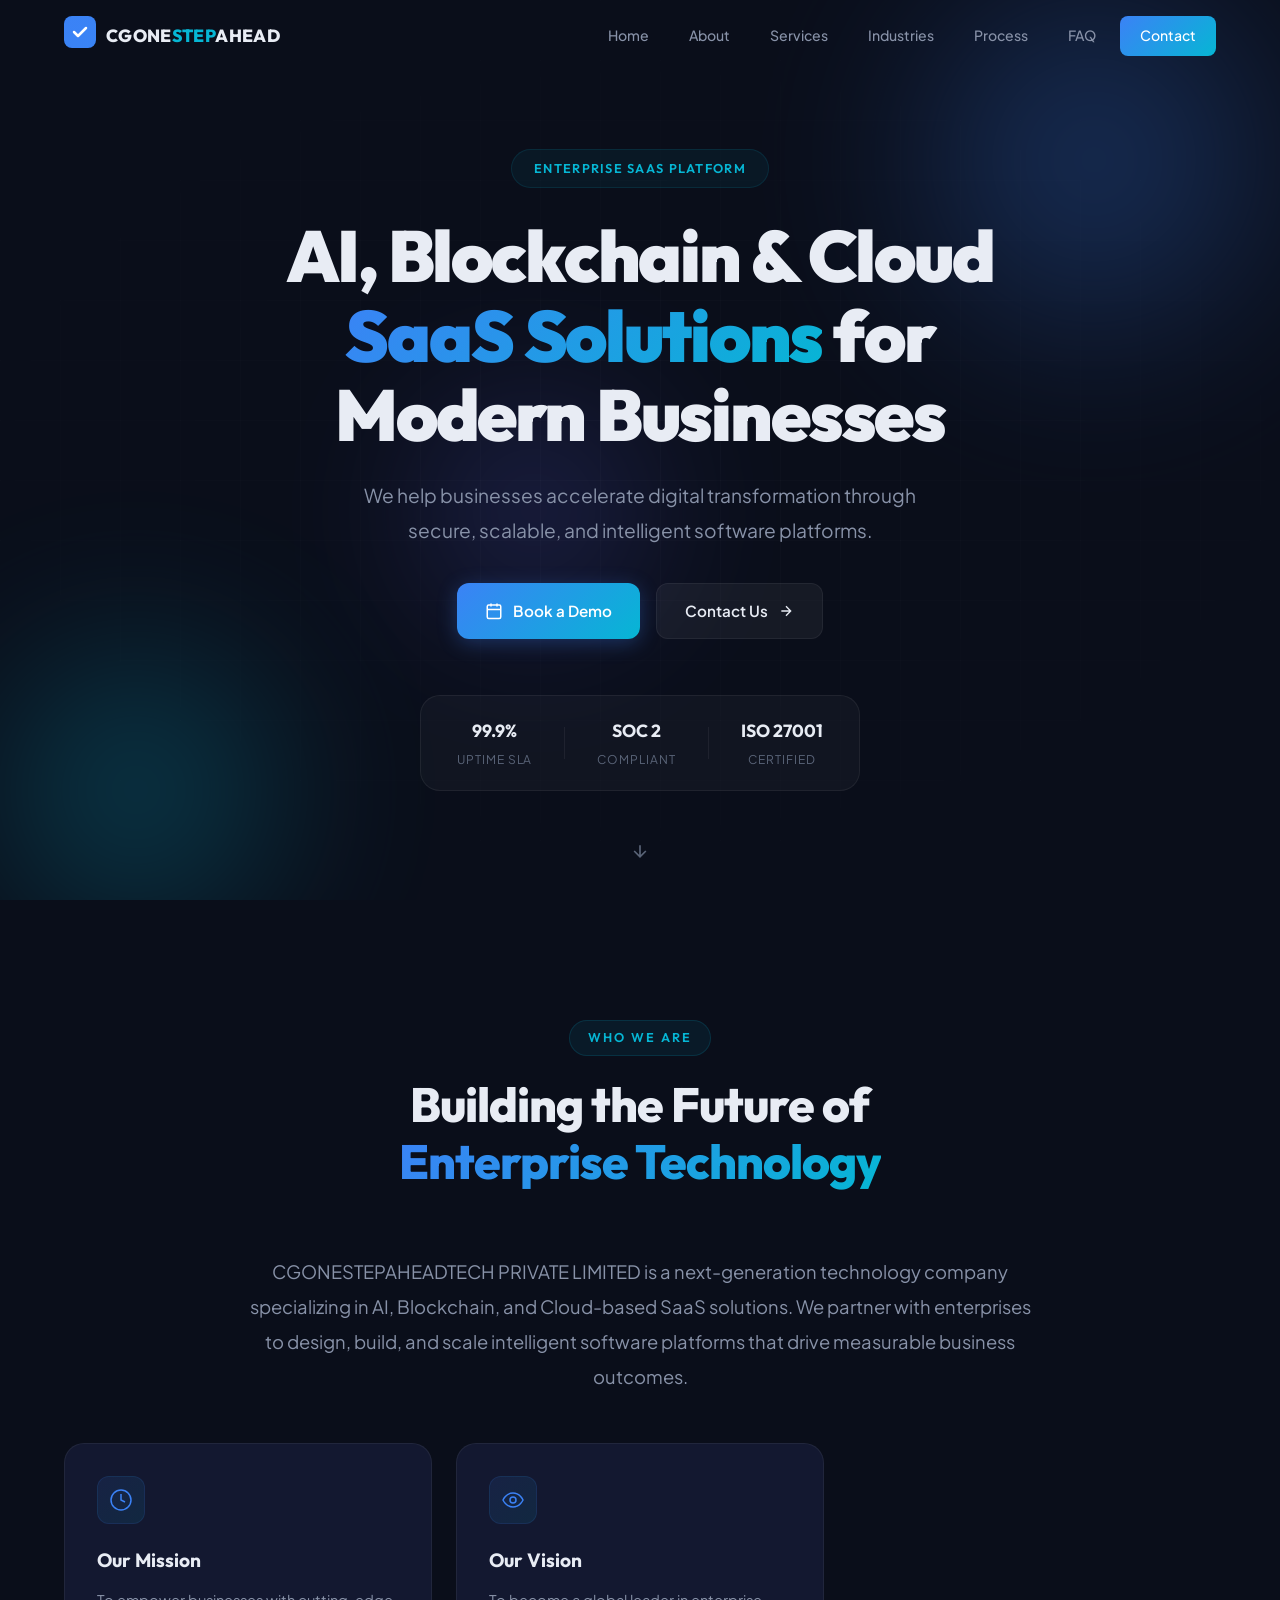
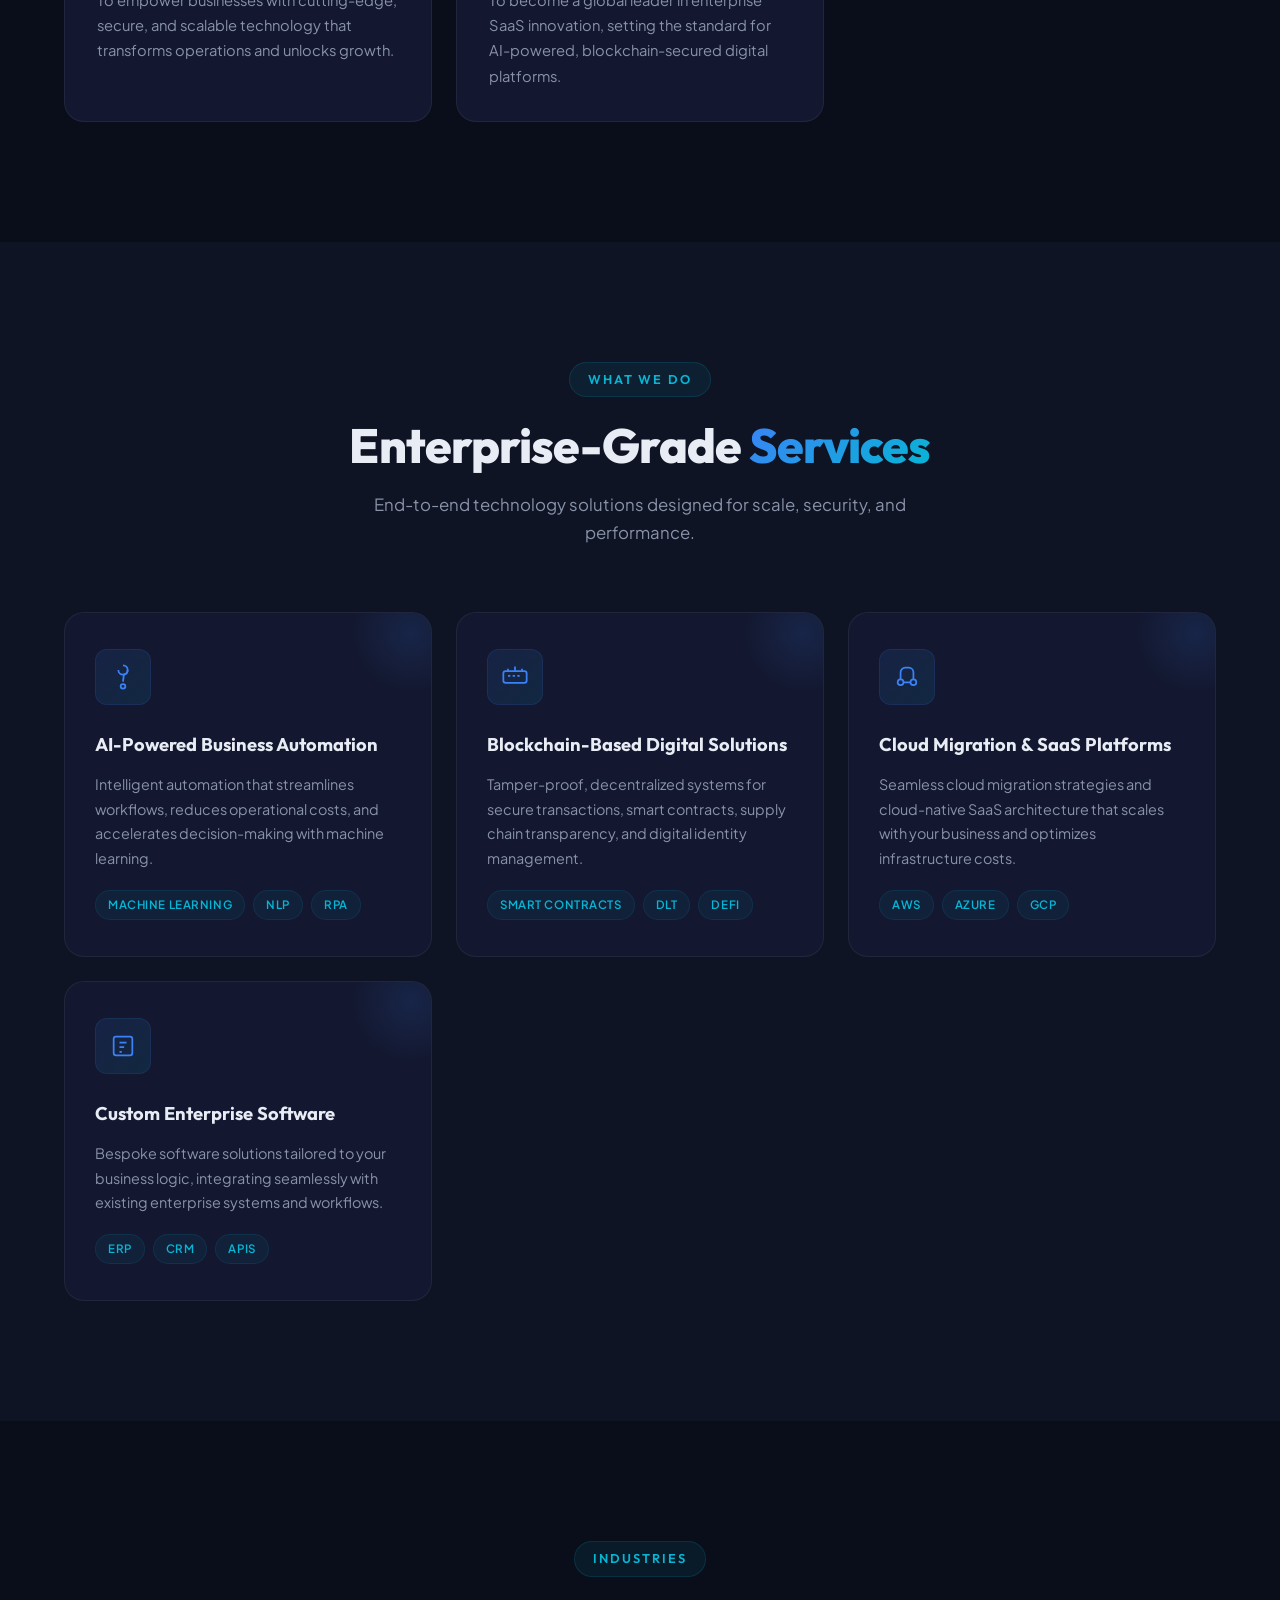
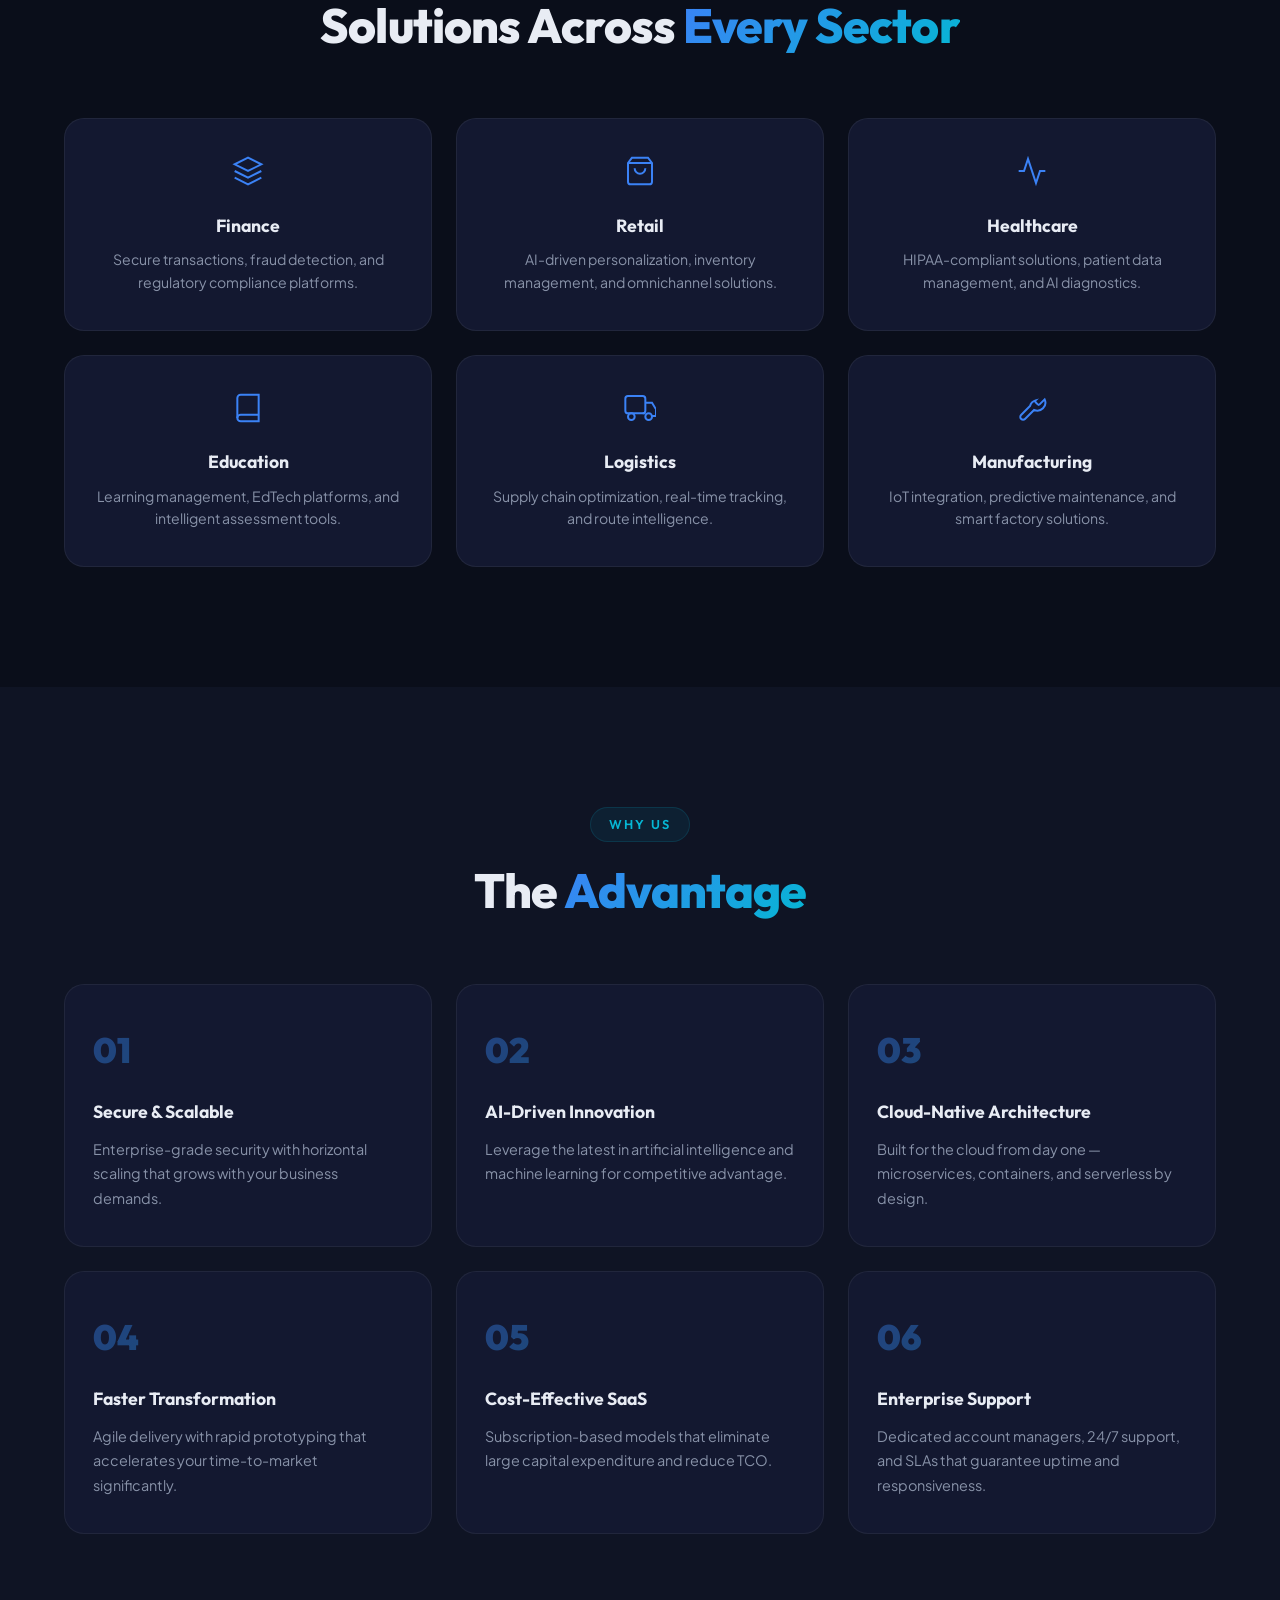
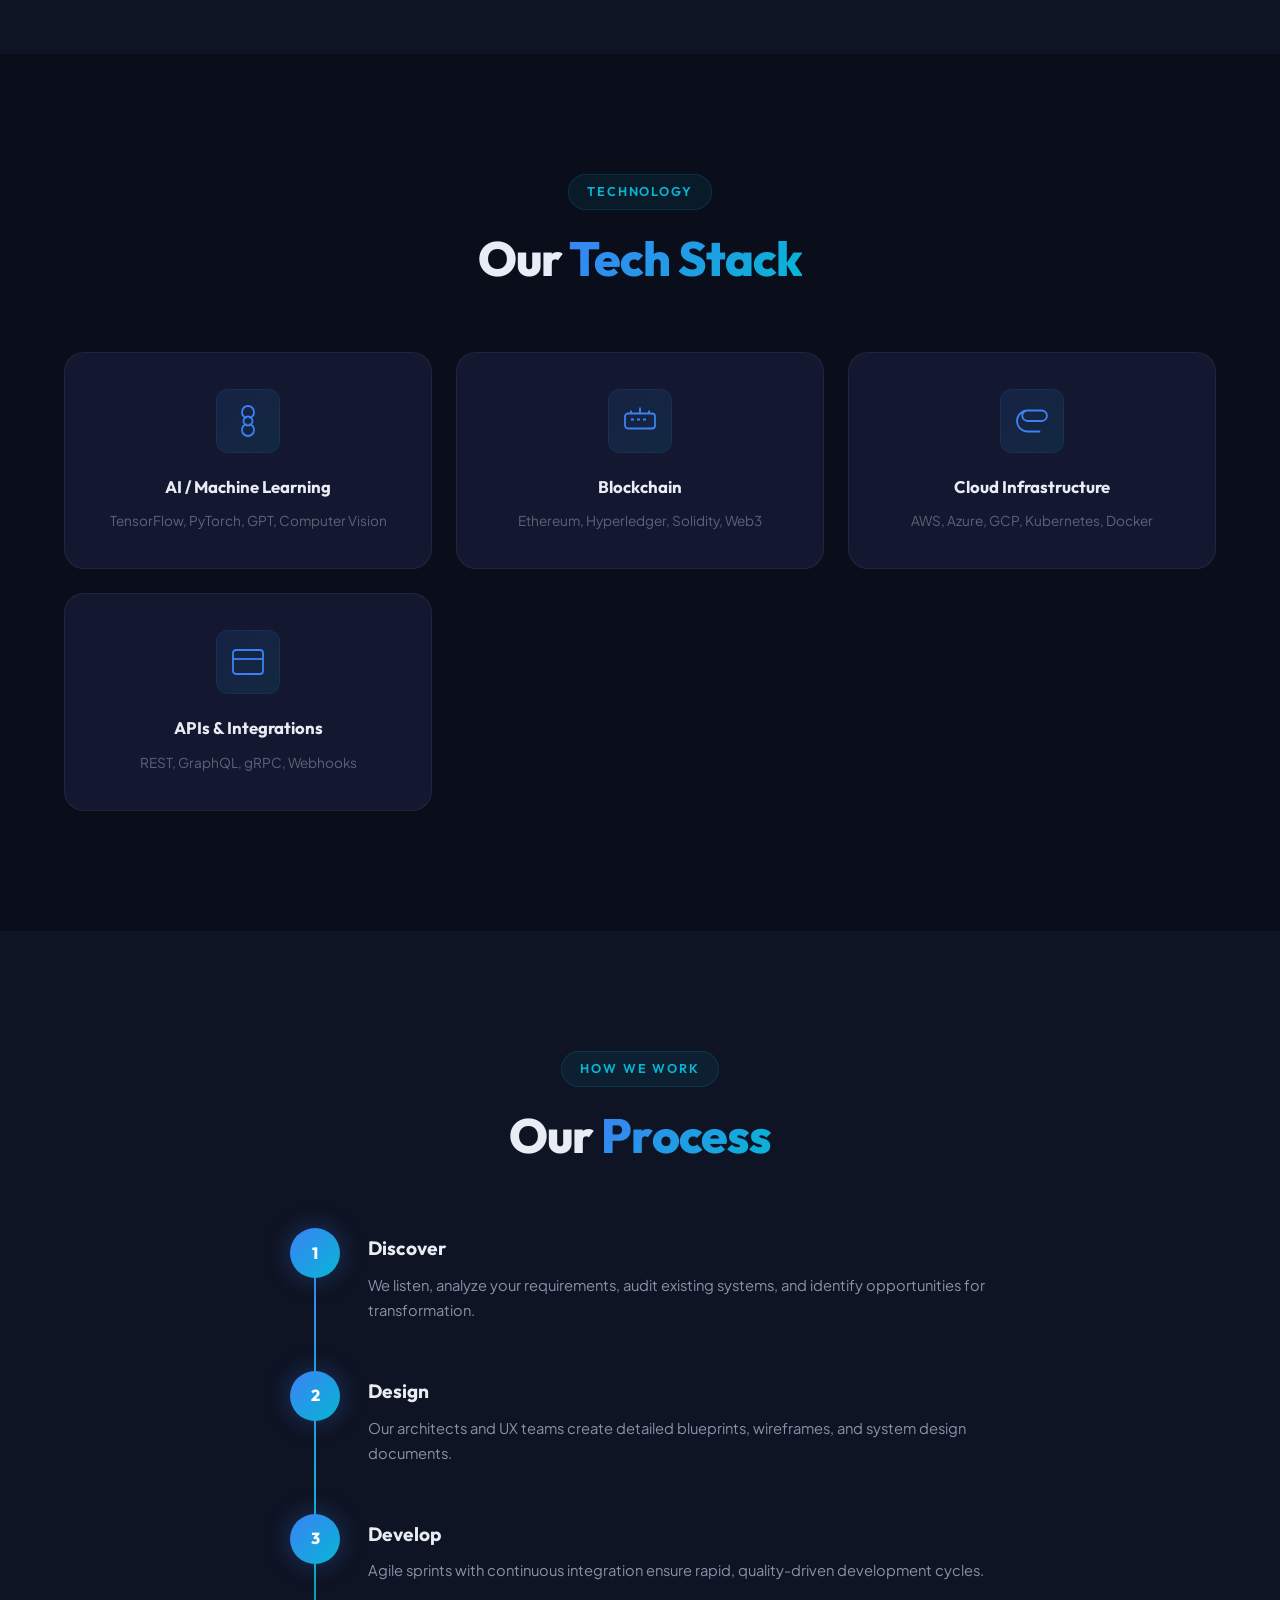
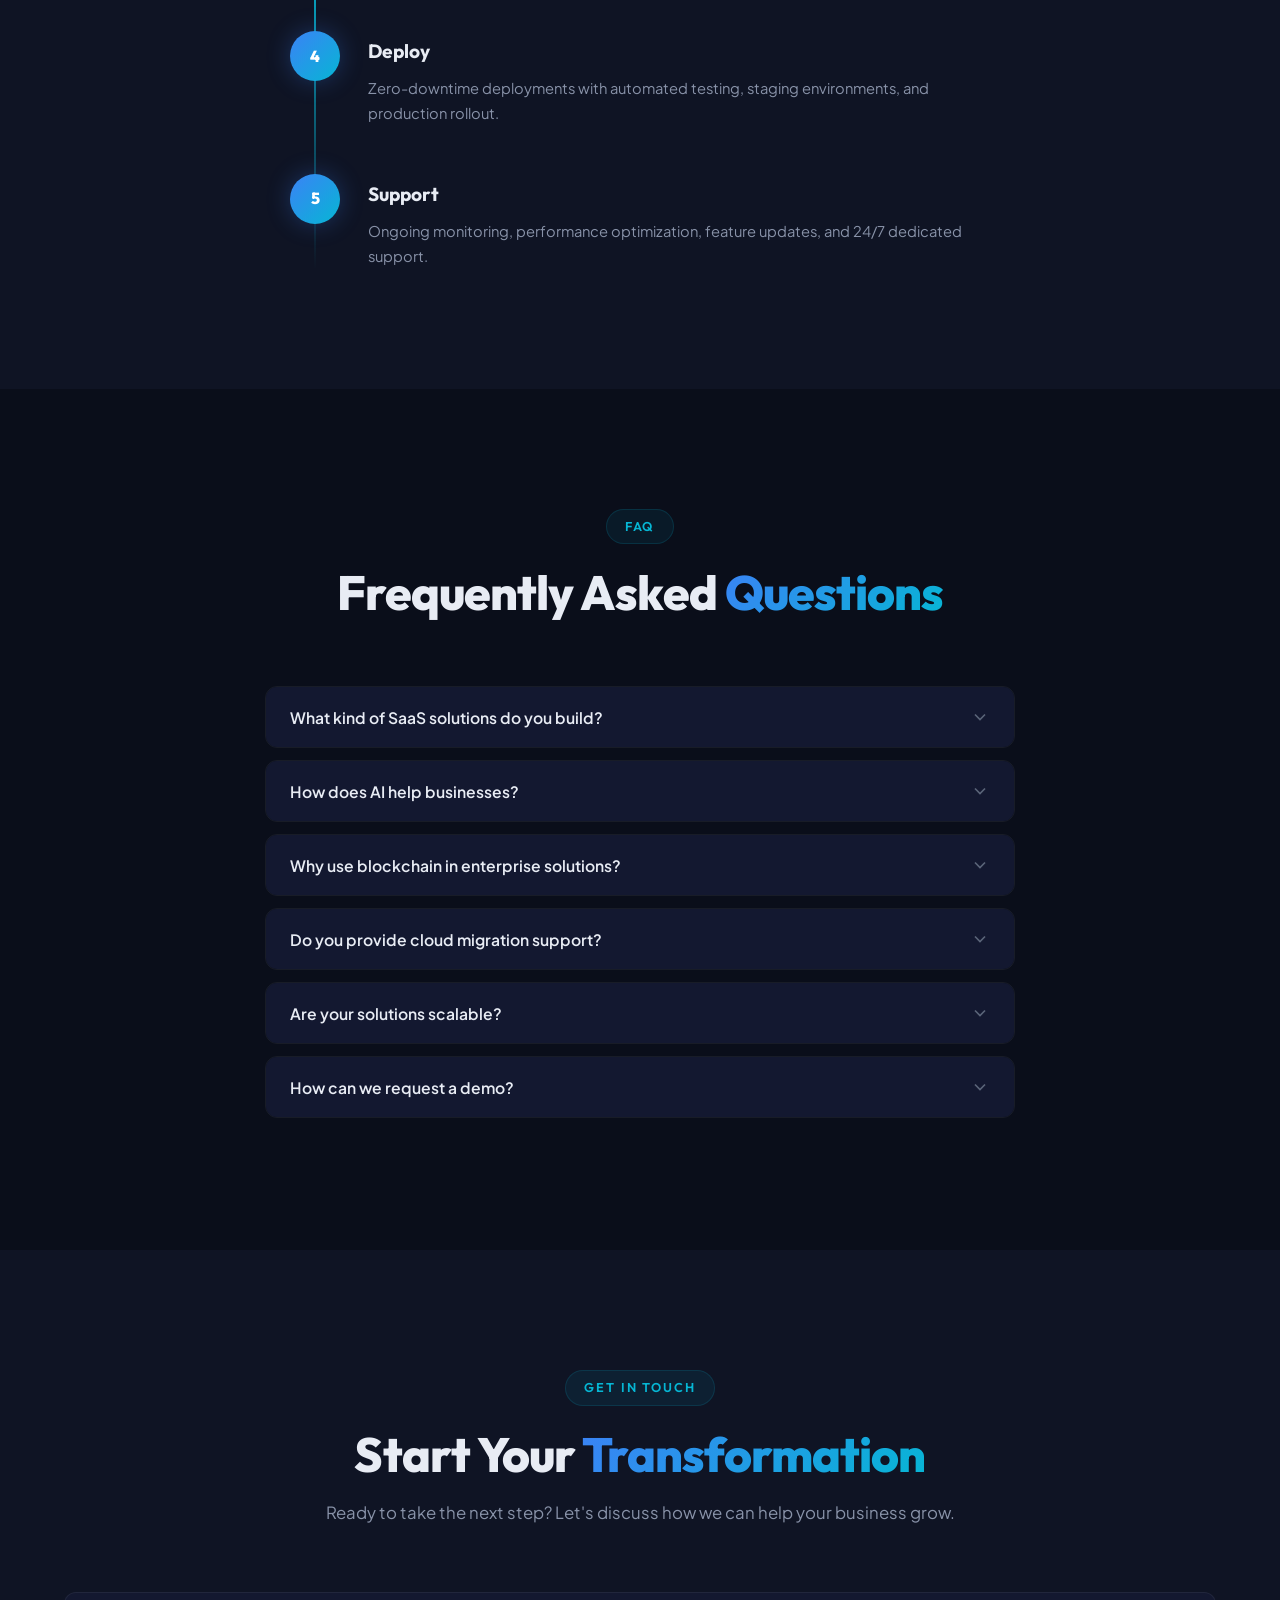
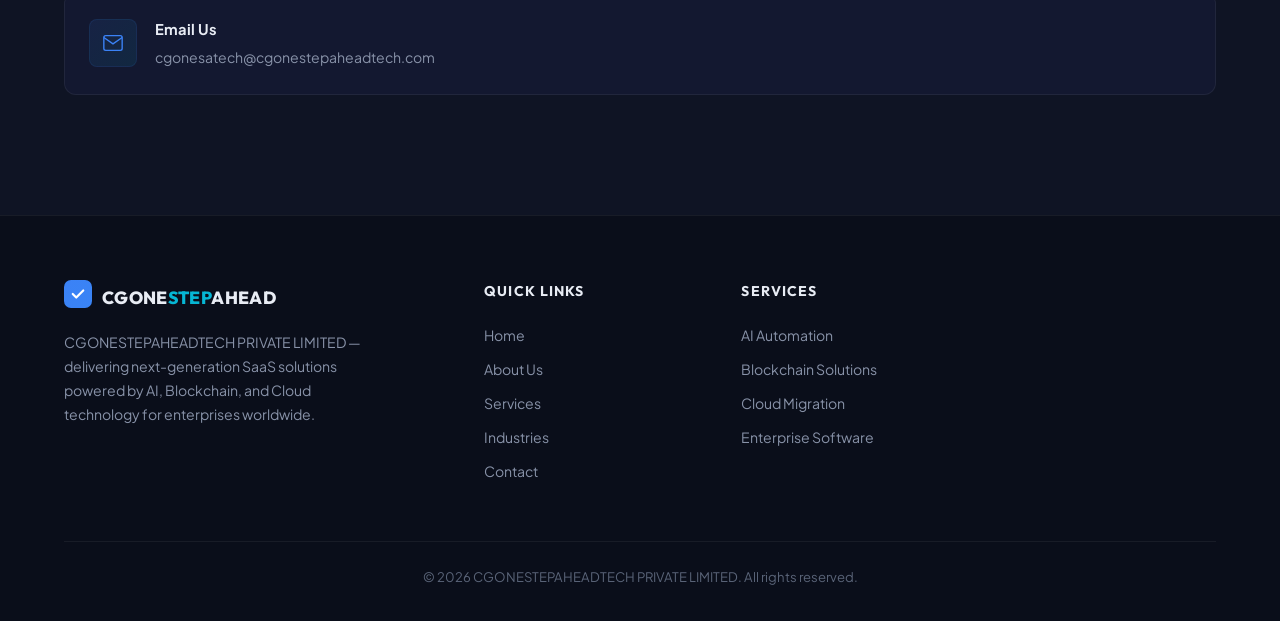
<file: index.html>
<!DOCTYPE html>
<html lang="en">

<head>
  <meta charset="UTF-8" />
  <meta name="viewport" content="width=device-width, initial-scale=1.0" />
  <title>CGONESTEPAHEADTECH — AI, Blockchain & Cloud SaaS Solutions</title>
  <meta name="description"
    content="Enterprise-grade SaaS solutions powered by AI, Blockchain, and Cloud technologies. Accelerate your digital transformation." />
  <style>
/* ═══════════════════════════════════════════════
   CGONESTEPAHEADTECH — Main Stylesheet
   Design: Dark premium tech / enterprise SaaS
   Font: Plus Jakarta Sans + Outfit
   ═══════════════════════════════════════════════ */

/* ── CSS Variables ── */
:root {
  --bg-primary: #0a0e1a;
  --bg-secondary: #0f1424;
  --bg-card: #131830;
  --bg-card-hover: #181f3a;
  --surface: rgba(255, 255, 255, 0.03);
  --border: rgba(255, 255, 255, 0.06);
  --border-hover: rgba(59, 130, 246, 0.3);

  --text-primary: #e8ecf4;
  --text-secondary: #8892a8;
  --text-muted: #5a6478;

  --accent-blue: #3b82f6;
  --accent-cyan: #06b6d4;
  --accent-indigo: #6366f1;
  --gradient-primary: linear-gradient(135deg, #3b82f6, #06b6d4);
  --gradient-subtle: linear-gradient(135deg, rgba(59, 130, 246, 0.1), rgba(6, 182, 212, 0.1));
  --gradient-card: linear-gradient(160deg, rgba(59, 130, 246, 0.06), transparent 60%);

  --font-display: 'Outfit', sans-serif;
  --font-body: 'Plus Jakarta Sans', sans-serif;

  --radius-sm: 8px;
  --radius-md: 12px;
  --radius-lg: 20px;
  --radius-xl: 28px;

  --ease-out: cubic-bezier(0.16, 1, 0.3, 1);
  --ease-spring: cubic-bezier(0.34, 1.56, 0.64, 1);

  --container: 1200px;
  --section-padding: 120px;
}

/* ── Reset & Base ── */
*, *::before, *::after {
  margin: 0;
  padding: 0;
  box-sizing: border-box;
}

html {
  scroll-behavior: smooth;
  -webkit-font-smoothing: antialiased;
  -moz-osx-font-smoothing: grayscale;
}

body {
  font-family: var(--font-body);
  background: var(--bg-primary);
  color: var(--text-primary);
  line-height: 1.7;
  overflow-x: hidden;
}

.container {
  max-width: var(--container);
  margin: 0 auto;
  padding: 0 24px;
}

a {
  text-decoration: none;
  color: inherit;
  transition: color 0.3s var(--ease-out);
}

img { max-width: 100%; display: block; }

/* ── Gradient Text Utility ── */
.gradient-text {
  background: var(--gradient-primary);
  -webkit-background-clip: text;
  -webkit-text-fill-color: transparent;
  background-clip: text;
}

/* ── Section Defaults ── */
.section {
  padding: var(--section-padding) 0;
  position: relative;
}

.section__header {
  text-align: center;
  max-width: 640px;
  margin: 0 auto 64px;
}

.section__tag {
  display: inline-block;
  font-family: var(--font-display);
  font-size: 0.8rem;
  font-weight: 600;
  letter-spacing: 0.15em;
  text-transform: uppercase;
  color: var(--accent-cyan);
  background: rgba(6, 182, 212, 0.08);
  border: 1px solid rgba(6, 182, 212, 0.15);
  padding: 6px 18px;
  border-radius: 100px;
  margin-bottom: 20px;
}

.section__title {
  font-family: var(--font-display);
  font-size: clamp(2rem, 4vw, 3rem);
  font-weight: 800;
  line-height: 1.2;
  letter-spacing: -0.02em;
}

.section__desc {
  margin-top: 16px;
  color: var(--text-secondary);
  font-size: 1.05rem;
}

/* ── Buttons ── */
.btn {
  display: inline-flex;
  align-items: center;
  gap: 10px;
  font-family: var(--font-body);
  font-weight: 600;
  font-size: 0.95rem;
  padding: 14px 28px;
  border-radius: var(--radius-md);
  border: none;
  cursor: pointer;
  transition: all 0.35s var(--ease-out);
  white-space: nowrap;
}

.btn--primary {
  background: var(--gradient-primary);
  color: #fff;
  box-shadow: 0 4px 20px rgba(59, 130, 246, 0.3);
}

.btn--primary:hover {
  transform: translateY(-2px);
  box-shadow: 0 8px 32px rgba(59, 130, 246, 0.45);
}

.btn--secondary {
  background: rgba(255, 255, 255, 0.05);
  color: var(--text-primary);
  border: 1px solid var(--border);
}

.btn--secondary:hover {
  background: rgba(255, 255, 255, 0.1);
  border-color: var(--border-hover);
  transform: translateY(-2px);
}

.btn--full { width: 100%; justify-content: center; }

/* ═══════════════════════════════════════════════
   NAVBAR
   ═══════════════════════════════════════════════ */
.navbar {
  position: fixed;
  top: 0;
  left: 0;
  width: 100%;
  z-index: 1000;
  padding: 16px 0;
  transition: all 0.4s var(--ease-out);
}

.navbar.scrolled {
  background: rgba(10, 14, 26, 0.85);
  backdrop-filter: blur(20px);
  -webkit-backdrop-filter: blur(20px);
  border-bottom: 1px solid var(--border);
  padding: 10px 0;
}

.navbar__inner {
  display: flex;
  align-items: center;
  justify-content: space-between;
}

.navbar__logo {
  display: flex;
  align-items: center;
  gap: 10px;
}

.logo-text {
  font-family: var(--font-display);
  font-weight: 800;
  font-size: 1.1rem;
  letter-spacing: 0.02em;
  color: var(--text-primary);
}

.logo-accent {
  color: var(--accent-cyan);
}

.navbar__nav {
  display: flex;
  align-items: center;
  gap: 8px;
}

.nav-link {
  font-size: 0.88rem;
  font-weight: 500;
  color: var(--text-secondary);
  padding: 8px 16px;
  border-radius: var(--radius-sm);
  transition: all 0.3s var(--ease-out);
}

.nav-link:hover {
  color: var(--text-primary);
  background: rgba(255, 255, 255, 0.05);
}

.nav-link--cta {
  background: var(--gradient-primary);
  color: #fff !important;
  padding: 8px 20px;
}

.nav-link--cta:hover {
  box-shadow: 0 4px 16px rgba(59, 130, 246, 0.35);
}

/* Mobile toggle */
.navbar__toggle {
  display: none;
  flex-direction: column;
  gap: 5px;
  background: none;
  border: none;
  cursor: pointer;
  padding: 4px;
}

.navbar__toggle span {
  display: block;
  width: 24px;
  height: 2px;
  background: var(--text-primary);
  border-radius: 2px;
  transition: all 0.3s var(--ease-out);
}

.navbar__toggle.active span:nth-child(1) { transform: translateY(7px) rotate(45deg); }
.navbar__toggle.active span:nth-child(2) { opacity: 0; }
.navbar__toggle.active span:nth-child(3) { transform: translateY(-7px) rotate(-45deg); }

/* ═══════════════════════════════════════════════
   HERO
   ═══════════════════════════════════════════════ */
.hero {
  min-height: 100vh;
  display: flex;
  align-items: center;
  justify-content: center;
  position: relative;
  overflow: hidden;
  padding: 120px 0 80px;
}

.hero__bg {
  position: absolute;
  inset: 0;
  overflow: hidden;
}

/* Floating orbs */
.hero__orb {
  position: absolute;
  border-radius: 50%;
  filter: blur(80px);
  opacity: 0.35;
}

.hero__orb--1 {
  width: 500px; height: 500px;
  background: radial-gradient(circle, var(--accent-blue), transparent 70%);
  top: -10%; right: -5%;
  animation: orbFloat1 18s ease-in-out infinite;
}

.hero__orb--2 {
  width: 400px; height: 400px;
  background: radial-gradient(circle, var(--accent-cyan), transparent 70%);
  bottom: -10%; left: -5%;
  animation: orbFloat2 22s ease-in-out infinite;
}

.hero__orb--3 {
  width: 300px; height: 300px;
  background: radial-gradient(circle, var(--accent-indigo), transparent 70%);
  top: 40%; left: 30%;
  animation: orbFloat3 15s ease-in-out infinite;
}

@keyframes orbFloat1 {
  0%, 100% { transform: translate(0, 0) scale(1); }
  33% { transform: translate(-40px, 30px) scale(1.1); }
  66% { transform: translate(30px, -20px) scale(0.95); }
}

@keyframes orbFloat2 {
  0%, 100% { transform: translate(0, 0) scale(1); }
  33% { transform: translate(50px, -40px) scale(1.05); }
  66% { transform: translate(-30px, 20px) scale(0.9); }
}

@keyframes orbFloat3 {
  0%, 100% { transform: translate(0, 0) scale(1); }
  50% { transform: translate(-60px, 40px) scale(1.15); }
}

/* Grid pattern */
.hero__grid {
  position: absolute;
  inset: 0;
  background-image:
    linear-gradient(rgba(255,255,255,0.02) 1px, transparent 1px),
    linear-gradient(90deg, rgba(255,255,255,0.02) 1px, transparent 1px);
  background-size: 60px 60px;
  mask-image: radial-gradient(ellipse 70% 60% at 50% 50%, black, transparent);
  -webkit-mask-image: radial-gradient(ellipse 70% 60% at 50% 50%, black, transparent);
}

.hero__content {
  position: relative;
  text-align: center;
  z-index: 1;
}

.hero__badge {
  display: inline-flex;
  align-items: center;
  font-family: var(--font-display);
  font-size: 0.8rem;
  font-weight: 600;
  letter-spacing: 0.1em;
  text-transform: uppercase;
  color: var(--accent-cyan);
  background: rgba(6, 182, 212, 0.06);
  border: 1px solid rgba(6, 182, 212, 0.12);
  padding: 8px 22px;
  border-radius: 100px;
  margin-bottom: 28px;
}

.hero__title {
  font-family: var(--font-display);
  font-size: clamp(2.5rem, 6vw, 4.5rem);
  font-weight: 900;
  line-height: 1.1;
  letter-spacing: -0.03em;
  margin-bottom: 24px;
}

.hero__subtitle {
  font-size: clamp(1rem, 1.5vw, 1.2rem);
  color: var(--text-secondary);
  max-width: 600px;
  margin: 0 auto 36px;
  line-height: 1.8;
}

.hero__actions {
  display: flex;
  gap: 16px;
  justify-content: center;
  flex-wrap: wrap;
  margin-bottom: 56px;
}

.hero__metrics {
  display: inline-flex;
  align-items: center;
  gap: 32px;
  background: rgba(255, 255, 255, 0.03);
  border: 1px solid var(--border);
  border-radius: var(--radius-lg);
  padding: 20px 36px;
}

.hero__metric {
  display: flex;
  flex-direction: column;
  align-items: center;
  gap: 4px;
}

.hero__metric-value {
  font-family: var(--font-display);
  font-size: 1.1rem;
  font-weight: 700;
  color: var(--text-primary);
}

.hero__metric-label {
  font-size: 0.75rem;
  color: var(--text-muted);
  text-transform: uppercase;
  letter-spacing: 0.08em;
}

.hero__metric-divider {
  width: 1px;
  height: 32px;
  background: var(--border);
}

.hero__scroll {
  position: absolute;
  bottom: 32px;
  left: 50%;
  transform: translateX(-50%);
  color: var(--text-muted);
  animation: scrollBounce 2s ease-in-out infinite;
}

@keyframes scrollBounce {
  0%, 100% { transform: translateX(-50%) translateY(0); opacity: 0.5; }
  50% { transform: translateX(-50%) translateY(8px); opacity: 1; }
}

/* ═══════════════════════════════════════════════
   ABOUT
   ═══════════════════════════════════════════════ */
.about__text {
  font-size: 1.15rem;
  color: var(--text-secondary);
  line-height: 1.9;
  text-align: center;
  max-width: 800px;
  margin: 0 auto 48px;
}

.about__cards {
  display: grid;
  grid-template-columns: repeat(3, 1fr);
  gap: 24px;
}

.about__card {
  background: var(--bg-card);
  border: 1px solid var(--border);
  border-radius: var(--radius-lg);
  padding: 32px;
  transition: all 0.4s var(--ease-out);
}

.about__card:hover {
  border-color: var(--border-hover);
  background: var(--bg-card-hover);
  transform: translateY(-4px);
}

.about__card-icon {
  width: 48px;
  height: 48px;
  display: flex;
  align-items: center;
  justify-content: center;
  background: var(--gradient-subtle);
  border: 1px solid rgba(59, 130, 246, 0.12);
  border-radius: var(--radius-md);
  margin-bottom: 20px;
  color: var(--accent-blue);
}

.about__card h3 {
  font-family: var(--font-display);
  font-size: 1.2rem;
  font-weight: 700;
  margin-bottom: 12px;
}

.about__card p {
  color: var(--text-secondary);
  font-size: 0.92rem;
  line-height: 1.7;
}

/* ═══════════════════════════════════════════════
   SERVICES
   ═══════════════════════════════════════════════ */
.services {
  background: var(--bg-secondary);
}

.services__grid {
  display: grid;
  grid-template-columns: repeat(3, 1fr);
  gap: 24px;
}

.service-card {
  position: relative;
  background: var(--bg-card);
  border: 1px solid var(--border);
  border-radius: var(--radius-lg);
  padding: 36px 30px;
  overflow: hidden;
  transition: all 0.4s var(--ease-out);
}

.service-card:hover {
  border-color: var(--border-hover);
  transform: translateY(-6px);
}

.service-card__glow {
  position: absolute;
  top: -40px;
  right: -40px;
  width: 120px;
  height: 120px;
  background: radial-gradient(circle, rgba(59, 130, 246, 0.12), transparent 70%);
  border-radius: 50%;
  transition: all 0.5s var(--ease-out);
}

.service-card:hover .service-card__glow {
  width: 200px;
  height: 200px;
  opacity: 1;
}

.service-card__icon {
  width: 56px;
  height: 56px;
  display: flex;
  align-items: center;
  justify-content: center;
  background: var(--gradient-subtle);
  border: 1px solid rgba(59, 130, 246, 0.12);
  border-radius: var(--radius-md);
  margin-bottom: 24px;
  color: var(--accent-blue);
  position: relative;
}

.service-card__title {
  font-family: var(--font-display);
  font-size: 1.15rem;
  font-weight: 700;
  margin-bottom: 12px;
  position: relative;
}

.service-card__desc {
  color: var(--text-secondary);
  font-size: 0.9rem;
  line-height: 1.7;
  margin-bottom: 20px;
  position: relative;
}

.service-card__tags {
  display: flex;
  gap: 8px;
  flex-wrap: wrap;
  position: relative;
}

.service-card__tags span {
  font-size: 0.72rem;
  font-weight: 600;
  text-transform: uppercase;
  letter-spacing: 0.05em;
  color: var(--accent-cyan);
  background: rgba(6, 182, 212, 0.06);
  border: 1px solid rgba(6, 182, 212, 0.1);
  padding: 4px 12px;
  border-radius: 100px;
}

/* Last two cards span 1.5 cols each visually */
.services__grid .service-card:nth-child(4) {
  grid-column: 1 / 2;
}

.services__grid .service-card:nth-child(5) {
  grid-column: 2 / 4;
}

/* ═══════════════════════════════════════════════
   INDUSTRIES
   ═══════════════════════════════════════════════ */
.industries__grid {
  display: grid;
  grid-template-columns: repeat(3, 1fr);
  gap: 24px;
}

.industry-card {
  background: var(--bg-card);
  border: 1px solid var(--border);
  border-radius: var(--radius-lg);
  padding: 36px 28px;
  text-align: center;
  transition: all 0.4s var(--ease-out);
  color: var(--accent-blue);
}

.industry-card:hover {
  border-color: var(--border-hover);
  transform: translateY(-4px);
  background: var(--bg-card-hover);
}

.industry-card svg {
  margin: 0 auto 16px;
}

.industry-card h3 {
  font-family: var(--font-display);
  font-size: 1.1rem;
  font-weight: 700;
  color: var(--text-primary);
  margin-bottom: 8px;
}

.industry-card p {
  color: var(--text-secondary);
  font-size: 0.88rem;
  line-height: 1.6;
}

/* ═══════════════════════════════════════════════
   WHY CHOOSE US
   ═══════════════════════════════════════════════ */
.why-us {
  background: var(--bg-secondary);
}

.why-us__grid {
  display: grid;
  grid-template-columns: repeat(3, 1fr);
  gap: 24px;
}

.why-card {
  background: var(--bg-card);
  border: 1px solid var(--border);
  border-radius: var(--radius-lg);
  padding: 36px 28px;
  transition: all 0.4s var(--ease-out);
}

.why-card:hover {
  border-color: var(--border-hover);
  transform: translateY(-4px);
}

.why-card__number {
  font-family: var(--font-display);
  font-size: 2.2rem;
  font-weight: 900;
  background: var(--gradient-primary);
  -webkit-background-clip: text;
  -webkit-text-fill-color: transparent;
  background-clip: text;
  opacity: 0.4;
  margin-bottom: 16px;
}

.why-card h3 {
  font-family: var(--font-display);
  font-size: 1.1rem;
  font-weight: 700;
  margin-bottom: 10px;
}

.why-card p {
  color: var(--text-secondary);
  font-size: 0.9rem;
  line-height: 1.7;
}

/* ═══════════════════════════════════════════════
   TECH STACK
   ═══════════════════════════════════════════════ */
.tech__grid {
  display: grid;
  grid-template-columns: repeat(3, 1fr);
  gap: 24px;
}

.tech-card {
  background: var(--bg-card);
  border: 1px solid var(--border);
  border-radius: var(--radius-lg);
  padding: 36px 28px;
  text-align: center;
  transition: all 0.4s var(--ease-out);
}

.tech-card:hover {
  border-color: var(--border-hover);
  transform: translateY(-4px);
}

.tech-card__icon {
  width: 64px;
  height: 64px;
  display: flex;
  align-items: center;
  justify-content: center;
  margin: 0 auto 20px;
  background: var(--gradient-subtle);
  border: 1px solid rgba(59, 130, 246, 0.1);
  border-radius: var(--radius-md);
  color: var(--accent-blue);
}

.tech-card h3 {
  font-family: var(--font-display);
  font-size: 1.05rem;
  font-weight: 700;
  margin-bottom: 8px;
}

.tech-card p {
  color: var(--text-muted);
  font-size: 0.85rem;
}

/* ═══════════════════════════════════════════════
   PROCESS TIMELINE
   ═══════════════════════════════════════════════ */
.process {
  background: var(--bg-secondary);
}

.process__timeline {
  position: relative;
  max-width: 700px;
  margin: 0 auto;
}

.process__line {
  position: absolute;
  left: 24px;
  top: 0;
  bottom: 0;
  width: 2px;
  background: linear-gradient(to bottom, var(--accent-blue), var(--accent-cyan), transparent);
}

.process__step {
  display: flex;
  gap: 28px;
  align-items: flex-start;
  position: relative;
  padding-bottom: 48px;
}

.process__step:last-child { padding-bottom: 0; }

.process__dot {
  flex-shrink: 0;
  width: 50px;
  height: 50px;
  display: flex;
  align-items: center;
  justify-content: center;
  font-family: var(--font-display);
  font-weight: 800;
  font-size: 1rem;
  color: #fff;
  background: var(--gradient-primary);
  border-radius: 50%;
  box-shadow: 0 0 24px rgba(59, 130, 246, 0.3);
  position: relative;
  z-index: 1;
}

.process__content h3 {
  font-family: var(--font-display);
  font-size: 1.2rem;
  font-weight: 700;
  margin-bottom: 8px;
  padding-top: 4px;
}

.process__content p {
  color: var(--text-secondary);
  font-size: 0.92rem;
  line-height: 1.7;
}

/* ═══════════════════════════════════════════════
   STATS
   ═══════════════════════════════════════════════ */
.stats {
  padding: 80px 0;
}

.stats__grid {
  display: grid;
  grid-template-columns: repeat(4, 1fr);
  gap: 24px;
  background: var(--gradient-card);
  border: 1px solid var(--border);
  border-radius: var(--radius-xl);
  padding: 48px 32px;
}

.stat-card {
  text-align: center;
}

.stat-card__value {
  font-family: var(--font-display);
  font-size: clamp(2rem, 4vw, 3rem);
  font-weight: 900;
  background: var(--gradient-primary);
  -webkit-background-clip: text;
  -webkit-text-fill-color: transparent;
  background-clip: text;
}

.stat-card__suffix {
  font-family: var(--font-display);
  font-size: clamp(1.4rem, 3vw, 2rem);
  font-weight: 700;
  color: var(--accent-cyan);
}

.stat-card__label {
  display: block;
  margin-top: 8px;
  font-size: 0.85rem;
  color: var(--text-secondary);
  text-transform: uppercase;
  letter-spacing: 0.06em;
}

/* ═══════════════════════════════════════════════
   TESTIMONIALS
   ═══════════════════════════════════════════════ */
.testimonials {
  background: var(--bg-secondary);
}

.testimonials__slider {
  overflow: hidden;
  position: relative;
}

.testimonial-track {
  display: flex;
  transition: transform 0.5s var(--ease-out);
}

.testimonial-card {
  min-width: 100%;
  padding: 0 24px;
}

.testimonial-card__stars {
  color: #f59e0b;
  font-size: 1.2rem;
  letter-spacing: 4px;
  margin-bottom: 20px;
}

.testimonial-card__quote {
  font-size: 1.15rem;
  line-height: 1.9;
  color: var(--text-secondary);
  max-width: 700px;
  margin: 0 auto 28px;
  text-align: center;
  font-style: italic;
}

.testimonial-card__author {
  display: flex;
  align-items: center;
  justify-content: center;
  gap: 14px;
}

.testimonial-card__avatar {
  width: 48px;
  height: 48px;
  display: flex;
  align-items: center;
  justify-content: center;
  font-family: var(--font-display);
  font-weight: 700;
  font-size: 0.9rem;
  color: #fff;
  background: var(--gradient-primary);
  border-radius: 50%;
}

.testimonial-card__author strong {
  display: block;
  font-size: 0.95rem;
}

.testimonial-card__author span {
  font-size: 0.82rem;
  color: var(--text-muted);
}

.testimonials__controls {
  display: flex;
  align-items: center;
  justify-content: center;
  gap: 20px;
  margin-top: 36px;
}

.testimonial-btn {
  width: 44px;
  height: 44px;
  display: flex;
  align-items: center;
  justify-content: center;
  background: rgba(255, 255, 255, 0.05);
  border: 1px solid var(--border);
  border-radius: 50%;
  color: var(--text-secondary);
  cursor: pointer;
  transition: all 0.3s var(--ease-out);
}

.testimonial-btn:hover {
  background: rgba(59, 130, 246, 0.15);
  border-color: var(--border-hover);
  color: var(--accent-blue);
}

.testimonials__dots {
  display: flex;
  gap: 8px;
}

.testimonials__dots .dot {
  width: 10px;
  height: 10px;
  border-radius: 50%;
  background: rgba(255, 255, 255, 0.12);
  cursor: pointer;
  transition: all 0.3s var(--ease-out);
}

.testimonials__dots .dot.active {
  background: var(--accent-blue);
  box-shadow: 0 0 8px rgba(59, 130, 246, 0.4);
}

/* ═══════════════════════════════════════════════
   FAQ
   ═══════════════════════════════════════════════ */
.faq__list {
  max-width: 750px;
  margin: 0 auto;
}

.faq-item {
  border: 1px solid var(--border);
  border-radius: var(--radius-md);
  margin-bottom: 12px;
  overflow: hidden;
  transition: border-color 0.3s var(--ease-out);
}

.faq-item:hover { border-color: var(--border-hover); }

.faq-item__question {
  width: 100%;
  display: flex;
  align-items: center;
  justify-content: space-between;
  gap: 16px;
  font-family: var(--font-body);
  font-size: 0.98rem;
  font-weight: 600;
  color: var(--text-primary);
  background: var(--bg-card);
  border: none;
  cursor: pointer;
  padding: 20px 24px;
  text-align: left;
  transition: background 0.3s var(--ease-out);
}

.faq-item__question:hover { background: var(--bg-card-hover); }

.faq-item__chevron {
  flex-shrink: 0;
  color: var(--text-muted);
  transition: transform 0.3s var(--ease-out);
}

.faq-item.active .faq-item__chevron {
  transform: rotate(180deg);
  color: var(--accent-blue);
}

.faq-item__answer {
  max-height: 0;
  overflow: hidden;
  transition: max-height 0.4s var(--ease-out);
}

.faq-item__answer p {
  padding: 0 24px 20px;
  color: var(--text-secondary);
  font-size: 0.92rem;
  line-height: 1.8;
}

/* ═══════════════════════════════════════════════
   CONTACT
   ═══════════════════════════════════════════════ */
.contact {
  background: var(--bg-secondary);
}

.contact__grid {
  display: grid;
  grid-template-columns: 1.2fr 0.8fr;
  gap: 40px;
  align-items: start;
}

.contact-form {
  display: grid;
  grid-template-columns: 1fr 1fr;
  gap: 20px;
  background: var(--bg-card);
  border: 1px solid var(--border);
  border-radius: var(--radius-lg);
  padding: 36px;
}

.form-group--full { grid-column: 1 / -1; }

.form-group label {
  display: block;
  font-size: 0.82rem;
  font-weight: 600;
  color: var(--text-secondary);
  margin-bottom: 8px;
  text-transform: uppercase;
  letter-spacing: 0.05em;
}

.form-group input,
.form-group textarea {
  width: 100%;
  font-family: var(--font-body);
  font-size: 0.92rem;
  color: var(--text-primary);
  background: rgba(255, 255, 255, 0.03);
  border: 1px solid var(--border);
  border-radius: var(--radius-sm);
  padding: 12px 16px;
  transition: all 0.3s var(--ease-out);
  outline: none;
}

.form-group input:focus,
.form-group textarea:focus {
  border-color: var(--accent-blue);
  box-shadow: 0 0 0 3px rgba(59, 130, 246, 0.1);
}

.form-group textarea { resize: vertical; min-height: 100px; }

.contact-form .btn--full { grid-column: 1 / -1; margin-top: 8px; }

.contact__info {
  display: flex;
  flex-direction: column;
  gap: 20px;
}

.contact-info-card {
  display: flex;
  align-items: center;
  gap: 18px;
  background: var(--bg-card);
  border: 1px solid var(--border);
  border-radius: var(--radius-md);
  padding: 24px;
  transition: all 0.3s var(--ease-out);
}

.contact-info-card:hover {
  border-color: var(--border-hover);
}

.contact-info-card__icon {
  width: 48px;
  height: 48px;
  display: flex;
  align-items: center;
  justify-content: center;
  flex-shrink: 0;
  background: var(--gradient-subtle);
  border: 1px solid rgba(59, 130, 246, 0.1);
  border-radius: var(--radius-sm);
  color: var(--accent-blue);
}

.contact-info-card strong {
  display: block;
  font-size: 0.92rem;
  margin-bottom: 4px;
}

.contact-info-card p {
  color: var(--text-secondary);
  font-size: 0.88rem;
}

/* ═══════════════════════════════════════════════
   FOOTER
   ═══════════════════════════════════════════════ */
.footer {
  background: var(--bg-primary);
  border-top: 1px solid var(--border);
  padding: 64px 0 32px;
}

.footer__grid {
  display: grid;
  grid-template-columns: 1.4fr 0.8fr 0.8fr 0.8fr;
  gap: 40px;
  margin-bottom: 48px;
}

.footer__brand p {
  color: var(--text-secondary);
  font-size: 0.88rem;
  line-height: 1.7;
  margin-top: 16px;
  max-width: 320px;
}

.footer__col h4 {
  font-family: var(--font-display);
  font-size: 0.88rem;
  font-weight: 700;
  text-transform: uppercase;
  letter-spacing: 0.08em;
  color: var(--text-primary);
  margin-bottom: 20px;
}

.footer__col a {
  display: block;
  font-size: 0.88rem;
  color: var(--text-secondary);
  margin-bottom: 10px;
  transition: color 0.3s var(--ease-out);
}

.footer__col a:hover { color: var(--accent-blue); }

.footer__social {
  display: flex;
  gap: 12px;
}

.footer__social a {
  width: 40px;
  height: 40px;
  display: flex;
  align-items: center;
  justify-content: center;
  background: rgba(255, 255, 255, 0.04);
  border: 1px solid var(--border);
  border-radius: var(--radius-sm);
  color: var(--text-secondary);
  transition: all 0.3s var(--ease-out);
}

.footer__social a:hover {
  background: rgba(59, 130, 246, 0.15);
  border-color: var(--border-hover);
  color: var(--accent-blue);
}

.footer__bottom {
  border-top: 1px solid var(--border);
  padding-top: 24px;
  text-align: center;
}

.footer__bottom p {
  font-size: 0.82rem;
  color: var(--text-muted);
}

/* ═══════════════════════════════════════════════
   SCROLL REVEAL ANIMATION
   ═══════════════════════════════════════════════ */
.reveal {
  opacity: 0;
  transform: translateY(30px);
  transition: opacity 0.7s var(--ease-out), transform 0.7s var(--ease-out);
}

.reveal.visible {
  opacity: 1;
  transform: translateY(0);
}

/* Stagger children */
.reveal:nth-child(2) { transition-delay: 0.08s; }
.reveal:nth-child(3) { transition-delay: 0.16s; }
.reveal:nth-child(4) { transition-delay: 0.24s; }
.reveal:nth-child(5) { transition-delay: 0.32s; }
.reveal:nth-child(6) { transition-delay: 0.4s; }

/* ═══════════════════════════════════════════════
   RESPONSIVE
   ═══════════════════════════════════════════════ */

/* Tablet */
@media (max-width: 1024px) {
  :root { --section-padding: 80px; }

  .services__grid,
  .industries__grid,
  .why-us__grid,
  .tech__grid {
    grid-template-columns: repeat(2, 1fr);
  }

  .services__grid .service-card:nth-child(4),
  .services__grid .service-card:nth-child(5) {
    grid-column: auto;
  }

  .about__cards { grid-template-columns: 1fr; }

  .stats__grid { grid-template-columns: repeat(2, 1fr); }

  .contact__grid { grid-template-columns: 1fr; }

  .footer__grid {
    grid-template-columns: 1fr 1fr;
  }
}

/* Mobile */
@media (max-width: 768px) {
  :root { --section-padding: 64px; }

  .navbar__nav {
    position: fixed;
    top: 0;
    right: -100%;
    width: 280px;
    height: 100vh;
    flex-direction: column;
    align-items: stretch;
    background: var(--bg-secondary);
    border-left: 1px solid var(--border);
    padding: 80px 24px 32px;
    gap: 4px;
    transition: right 0.4s var(--ease-out);
    z-index: 999;
  }

  .navbar__nav.open { right: 0; }

  .nav-link { padding: 14px 16px; font-size: 1rem; }

  .navbar__toggle { display: flex; z-index: 1001; }

  .hero__title {
    font-size: clamp(2rem, 7vw, 3rem);
  }

  .hero__metrics {
    flex-direction: column;
    gap: 16px;
    padding: 24px;
  }

  .hero__metric-divider {
    width: 40px;
    height: 1px;
  }

  .services__grid,
  .industries__grid,
  .why-us__grid,
  .tech__grid {
    grid-template-columns: 1fr;
  }

  .stats__grid {
    grid-template-columns: repeat(2, 1fr);
    padding: 32px 20px;
  }

  .contact-form {
    grid-template-columns: 1fr;
    padding: 24px;
  }

  .footer__grid {
    grid-template-columns: 1fr;
    gap: 32px;
  }

  .process__line { left: 24px; }
}

@media (max-width: 480px) {
  .container { padding: 0 16px; }

  .hero__actions { flex-direction: column; align-items: center; }

  .stats__grid { grid-template-columns: 1fr 1fr; gap: 16px; }
}

  </style>
  <!-- Google Fonts -->
  <link rel="preconnect" href="https://fonts.googleapis.com" />
  <link rel="preconnect" href="https://fonts.gstatic.com" crossorigin />
  <link
    href="https://fonts.googleapis.com/css2?family=Plus+Jakarta+Sans:wght@300;400;500;600;700;800&family=Outfit:wght@300;400;500;600;700;800;900&display=swap"
    rel="stylesheet" />
</head>

<body>

  <!-- ═══════════════════════════════════════════════
       HEADER / NAVBAR
  ═══════════════════════════════════════════════ -->
  <header class="navbar" id="navbar">
    <div class="container navbar__inner">
      <a href="#" class="navbar__logo">
        <span class="logo-icon">
          <svg width="32" height="32" viewBox="0 0 32 32" fill="none">
            <rect width="32" height="32" rx="8" fill="url(#logoGrad)" />
            <path d="M10 16L14 20L22 12" stroke="#fff" stroke-width="2.5" stroke-linecap="round"
              stroke-linejoin="round" />
            <defs>
              <linearGradient id="logoGrad" x1="0" y1="0" x2="32" y2="32">
                <stop stop-color="#3B82F6" />
                <stop offset="1" stop-color="#06B6D4" />
              </linearGradient>
            </defs>
          </svg>
        </span>
        <span class="logo-text">CGONE<span class="logo-accent">STEP</span>AHEAD</span>
      </a>
      <nav class="navbar__nav" id="navMenu">
        <a href="#home" class="nav-link">Home</a>
        <a href="#about" class="nav-link">About</a>
        <a href="#services" class="nav-link">Services</a>
        <a href="#industries" class="nav-link">Industries</a>
        <a href="#process" class="nav-link">Process</a>
        <a href="#faq" class="nav-link">FAQ</a>
        <a href="#contact" class="nav-link nav-link--cta">Contact</a>
      </nav>
      <button class="navbar__toggle" id="navToggle" aria-label="Toggle menu">
        <span></span><span></span><span></span>
      </button>
    </div>
  </header>

  <!-- ═══════════════════════════════════════════════
       HERO SECTION
  ═══════════════════════════════════════════════ -->
  <section class="hero" id="home">
    <!-- Animated background -->
    <div class="hero__bg">
      <div class="hero__orb hero__orb--1"></div>
      <div class="hero__orb hero__orb--2"></div>
      <div class="hero__orb hero__orb--3"></div>
      <div class="hero__grid"></div>
    </div>
    <div class="container hero__content">
      <div class="hero__badge reveal">Enterprise SaaS Platform</div>
      <h1 class="hero__title reveal">
        AI, Blockchain &amp; Cloud<br />
        <span class="gradient-text">SaaS Solutions</span> for<br />
        Modern Businesses
      </h1>
      <p class="hero__subtitle reveal">
        We help businesses accelerate digital transformation through secure, scalable,
        and intelligent software platforms.
      </p>
      <div class="hero__actions reveal">
        <a href="#contact" class="btn btn--primary">
          <svg width="18" height="18" viewBox="0 0 24 24" fill="none" stroke="currentColor" stroke-width="2">
            <rect x="3" y="4" width="18" height="18" rx="2" />
            <path d="M16 2v4M8 2v4M3 10h18" />
          </svg>
          Book a Demo
        </a>
        <a href="#contact" class="btn btn--secondary">
          Contact Us
          <svg width="16" height="16" viewBox="0 0 24 24" fill="none" stroke="currentColor" stroke-width="2">
            <path d="M5 12h14M12 5l7 7-7 7" />
          </svg>
        </a>
      </div>
      <div class="hero__metrics reveal">
        <div class="hero__metric">
          <span class="hero__metric-value">99.9%</span>
          <span class="hero__metric-label">Uptime SLA</span>
        </div>
        <div class="hero__metric-divider"></div>
        <div class="hero__metric">
          <span class="hero__metric-value">SOC 2</span>
          <span class="hero__metric-label">Compliant</span>
        </div>
        <div class="hero__metric-divider"></div>
        <div class="hero__metric">
          <span class="hero__metric-value">ISO 27001</span>
          <span class="hero__metric-label">Certified</span>
        </div>
      </div>
    </div>
    <div class="hero__scroll">
      <svg width="20" height="20" viewBox="0 0 24 24" fill="none" stroke="currentColor" stroke-width="2">
        <path d="M12 5v14M19 12l-7 7-7-7" />
      </svg>
    </div>
  </section>

  <!-- ═══════════════════════════════════════════════
       ABOUT US
  ═══════════════════════════════════════════════ -->
  <section class="section about" id="about">
    <div class="container">
      <div class="section__header reveal">
        <span class="section__tag">Who We Are</span>
        <h2 class="section__title">Building the Future of<br /><span class="gradient-text">Enterprise Technology</span>
        </h2>
      </div>
      <div class="about__grid">
        <div class="about__intro reveal">
          <p class="about__text">
            CGONESTEPAHEADTECH PRIVATE LIMITED is a next-generation technology company
            specializing in AI, Blockchain, and Cloud-based SaaS solutions.
            We partner with enterprises to design, build, and scale intelligent software
            platforms that drive measurable business outcomes.
          </p>
          <div class="about__cards">
            <div class="about__card">
              <div class="about__card-icon">
                <svg width="24" height="24" viewBox="0 0 24 24" fill="none" stroke="currentColor" stroke-width="1.5">
                  <circle cx="12" cy="12" r="10" />
                  <path d="M12 6v6l4 2" />
                </svg>
              </div>
              <h3>Our Mission</h3>
              <p>To empower businesses with cutting-edge, secure, and scalable technology that transforms operations and
                unlocks growth.</p>
            </div>
            <div class="about__card">
              <div class="about__card-icon">
                <svg width="24" height="24" viewBox="0 0 24 24" fill="none" stroke="currentColor" stroke-width="1.5">
                  <path d="M2 12s3-7 10-7 10 7 10 7-3 7-10 7S2 12 2 12z" />
                  <circle cx="12" cy="12" r="3" />
                </svg>
              </div>
              <h3>Our Vision</h3>
              <p>To become a global leader in enterprise SaaS innovation, setting the standard for AI-powered,
                blockchain-secured digital platforms.</p>
            </div>
            <!-- <div class="about__card">
              <div class="about__card-icon">
                <svg width="24" height="24" viewBox="0 0 24 24" fill="none" stroke="currentColor" stroke-width="1.5">
                  <path d="M12 22s8-4 8-10V5l-8-3-8 3v7c0 6 8 10 8 10z" />
                </svg>
              </div>
              <h3>Why Trust Us</h3>
              <p>Enterprise-grade security, proven delivery track record, transparent processes, and a team of 100+
                certified engineers and architects.</p>
            </div> -->
          </div>
        </div>
      </div>
    </div>
  </section>

  <!-- ═══════════════════════════════════════════════
       SERVICES
  ═══════════════════════════════════════════════ -->
  <section class="section services" id="services">
    <div class="container">
      <div class="section__header reveal">
        <span class="section__tag">What We Do</span>
        <h2 class="section__title">Enterprise-Grade <span class="gradient-text">Services</span></h2>
        <p class="section__desc">End-to-end technology solutions designed for scale, security, and performance.</p>
      </div>
      <div class="services__grid">
        <!-- Service 1 -->
        <div class="service-card reveal">
          <div class="service-card__glow"></div>
          <div class="service-card__icon">
            <svg width="28" height="28" viewBox="0 0 24 24" fill="none" stroke="currentColor" stroke-width="1.5">
              <path d="M12 2a4 4 0 014 4c0 1.95-1.4 3.58-3.25 3.93L12 16" />
              <circle cx="12" cy="20" r="2" />
              <path d="M8 6a4 4 0 004 4" />
              <path d="M16 6a4 4 0 01-4 4" />
            </svg>
          </div>
          <h3 class="service-card__title">AI-Powered Business Automation</h3>
          <p class="service-card__desc">Intelligent automation that streamlines workflows, reduces operational costs,
            and accelerates decision-making with machine learning.</p>
          <div class="service-card__tags">
            <span>Machine Learning</span><span>NLP</span><span>RPA</span>
          </div>
        </div>
        <!-- Service 2 -->
        <div class="service-card reveal">
          <div class="service-card__glow"></div>
          <div class="service-card__icon">
            <svg width="28" height="28" viewBox="0 0 24 24" fill="none" stroke="currentColor" stroke-width="1.5">
              <rect x="2" y="7" width="20" height="10" rx="2" />
              <path d="M12 7V3M6 7V5M18 7V5" />
              <path d="M6 11h2M10 11h2M14 11h2" />
            </svg>
          </div>
          <h3 class="service-card__title">Blockchain-Based Digital Solutions</h3>
          <p class="service-card__desc">Tamper-proof, decentralized systems for secure transactions, smart contracts,
            supply chain transparency, and digital identity management.</p>
          <div class="service-card__tags">
            <span>Smart Contracts</span><span>DLT</span><span>DeFi</span>
          </div>
        </div>
        <!-- Service 3 -->
        <div class="service-card reveal">
          <div class="service-card__glow"></div>
          <div class="service-card__icon">
            <svg width="28" height="28" viewBox="0 0 24 24" fill="none" stroke="currentColor" stroke-width="1.5">
              <path d="M6.5 19a2.5 2.5 0 100-5 2.5 2.5 0 000 5zM17.5 19a2.5 2.5 0 100-5 2.5 2.5 0 000 5z" />
              <path d="M6.5 14V8a4 4 0 014-4h3a4 4 0 014 4v6" />
              <path d="M9 16.5h6" />
            </svg>
          </div>
          <h3 class="service-card__title">Cloud Migration & SaaS Platforms</h3>
          <p class="service-card__desc">Seamless cloud migration strategies and cloud-native SaaS architecture that
            scales with your business and optimizes infrastructure costs.</p>
          <div class="service-card__tags">
            <span>AWS</span><span>Azure</span><span>GCP</span>
          </div>
        </div>
        <!-- Service 4 -->
        <div class="service-card reveal">
          <div class="service-card__glow"></div>
          <div class="service-card__icon">
            <svg width="28" height="28" viewBox="0 0 24 24" fill="none" stroke="currentColor" stroke-width="1.5">
              <rect x="4" y="4" width="16" height="16" rx="2" />
              <path d="M9 9h6M9 13h4" />
              <path d="M9 17h2" />
            </svg>
          </div>
          <h3 class="service-card__title">Custom Enterprise Software</h3>
          <p class="service-card__desc">Bespoke software solutions tailored to your business logic, integrating
            seamlessly with existing enterprise systems and workflows.</p>
          <div class="service-card__tags">
            <span>ERP</span><span>CRM</span><span>APIs</span>
          </div>
        </div>
        <!-- Service 5 -->
        <!-- <div class="service-card reveal">
          <div class="service-card__glow"></div>
          <div class="service-card__icon">
            <svg width="28" height="28" viewBox="0 0 24 24" fill="none" stroke="currentColor" stroke-width="1.5">
              <path d="M3 3v18h18" />
              <path d="M7 16l4-6 4 4 5-8" />
            </svg>
          </div>
          <h3 class="service-card__title">Data Analytics & Insights</h3>
          <p class="service-card__desc">Transform raw data into actionable intelligence with real-time dashboards,
            predictive analytics, and AI-driven business insights.</p>
          <div class="service-card__tags">
            <span>BI</span><span>Predictive</span><span>Real-time</span>
          </div>
        </div> -->
      </div>
    </div>
  </section>

  <!-- ═══════════════════════════════════════════════
       INDUSTRIES
  ═══════════════════════════════════════════════ -->
  <section class="section industries" id="industries">
    <div class="container">
      <div class="section__header reveal">
        <span class="section__tag">Industries</span>
        <h2 class="section__title">Solutions Across <span class="gradient-text">Every Sector</span></h2>
      </div>
      <div class="industries__grid">
        <div class="industry-card reveal">
          <svg width="32" height="32" viewBox="0 0 24 24" fill="none" stroke="currentColor" stroke-width="1.5">
            <path d="M2 17l10 5 10-5" />
            <path d="M2 12l10 5 10-5" />
            <path d="M12 2L2 7l10 5 10-5L12 2z" />
          </svg>
          <h3>Finance</h3>
          <p>Secure transactions, fraud detection, and regulatory compliance platforms.</p>
        </div>
        <div class="industry-card reveal">
          <svg width="32" height="32" viewBox="0 0 24 24" fill="none" stroke="currentColor" stroke-width="1.5">
            <path d="M6 2L3 6v14a2 2 0 002 2h14a2 2 0 002-2V6l-3-4z" />
            <path d="M3 6h18M16 10a4 4 0 01-8 0" />
          </svg>
          <h3>Retail</h3>
          <p>AI-driven personalization, inventory management, and omnichannel solutions.</p>
        </div>
        <div class="industry-card reveal">
          <svg width="32" height="32" viewBox="0 0 24 24" fill="none" stroke="currentColor" stroke-width="1.5">
            <path d="M22 12h-4l-3 9L9 3l-3 9H2" />
          </svg>
          <h3>Healthcare</h3>
          <p>HIPAA-compliant solutions, patient data management, and AI diagnostics.</p>
        </div>
        <div class="industry-card reveal">
          <svg width="32" height="32" viewBox="0 0 24 24" fill="none" stroke="currentColor" stroke-width="1.5">
            <path d="M4 19.5A2.5 2.5 0 016.5 17H20" />
            <path d="M6.5 2H20v20H6.5A2.5 2.5 0 014 19.5v-15A2.5 2.5 0 016.5 2z" />
          </svg>
          <h3>Education</h3>
          <p>Learning management, EdTech platforms, and intelligent assessment tools.</p>
        </div>
        <div class="industry-card reveal">
          <svg width="32" height="32" viewBox="0 0 24 24" fill="none" stroke="currentColor" stroke-width="1.5">
            <rect x="1" y="3" width="15" height="13" rx="2" />
            <path d="M16 8h5l3 5v5h-3M16 16h-2" />
            <circle cx="5.5" cy="18.5" r="2.5" />
            <circle cx="18.5" cy="18.5" r="2.5" />
          </svg>
          <h3>Logistics</h3>
          <p>Supply chain optimization, real-time tracking, and route intelligence.</p>
        </div>
        <div class="industry-card reveal">
          <svg width="32" height="32" viewBox="0 0 24 24" fill="none" stroke="currentColor" stroke-width="1.5">
            <path
              d="M14.7 6.3a1 1 0 000 1.4l1.6 1.6a1 1 0 001.4 0l3.77-3.77a6 6 0 01-7.94 7.94L6.73 20.2a2 2 0 01-2.83 0l-.1-.1a2 2 0 010-2.83l6.73-6.73A6 6 0 0114.7 6.3z" />
          </svg>
          <h3>Manufacturing</h3>
          <p>IoT integration, predictive maintenance, and smart factory solutions.</p>
        </div>
      </div>
    </div>
  </section>

  <!-- ═══════════════════════════════════════════════
       WHY CHOOSE US
  ═══════════════════════════════════════════════ -->
  <section class="section why-us">
    <div class="container">
      <div class="section__header reveal">
        <span class="section__tag">Why Us</span>
        <h2 class="section__title">The <span class="gradient-text">Advantage</span></h2>
      </div>
      <div class="why-us__grid">
        <div class="why-card reveal">
          <div class="why-card__number">01</div>
          <h3>Secure & Scalable</h3>
          <p>Enterprise-grade security with horizontal scaling that grows with your business demands.</p>
        </div>
        <div class="why-card reveal">
          <div class="why-card__number">02</div>
          <h3>AI-Driven Innovation</h3>
          <p>Leverage the latest in artificial intelligence and machine learning for competitive advantage.</p>
        </div>
        <div class="why-card reveal">
          <div class="why-card__number">03</div>
          <h3>Cloud-Native Architecture</h3>
          <p>Built for the cloud from day one — microservices, containers, and serverless by design.</p>
        </div>
        <div class="why-card reveal">
          <div class="why-card__number">04</div>
          <h3>Faster Transformation</h3>
          <p>Agile delivery with rapid prototyping that accelerates your time-to-market significantly.</p>
        </div>
        <div class="why-card reveal">
          <div class="why-card__number">05</div>
          <h3>Cost-Effective SaaS</h3>
          <p>Subscription-based models that eliminate large capital expenditure and reduce TCO.</p>
        </div>
        <div class="why-card reveal">
          <div class="why-card__number">06</div>
          <h3>Enterprise Support</h3>
          <p>Dedicated account managers, 24/7 support, and SLAs that guarantee uptime and responsiveness.</p>
        </div>
      </div>
    </div>
  </section>

  <!-- ═══════════════════════════════════════════════
       TECHNOLOGY STACK
  ═══════════════════════════════════════════════ -->
  <section class="section tech-stack">
    <div class="container">
      <div class="section__header reveal">
        <span class="section__tag">Technology</span>
        <h2 class="section__title">Our <span class="gradient-text">Tech Stack</span></h2>
      </div>
      <div class="tech__grid">
        <div class="tech-card reveal">
          <div class="tech-card__icon">
            <svg width="36" height="36" viewBox="0 0 24 24" fill="none" stroke="currentColor" stroke-width="1.2">
              <circle cx="12" cy="12" r="3" />
              <path d="M12 2a4 4 0 014 4c0 1.95-1.4 3.58-3.25 3.93" />
              <path d="M12 2a4 4 0 00-4 4c0 1.95 1.4 3.58 3.25 3.93" />
              <path d="M12 22a4 4 0 004-4c0-1.95-1.4-3.58-3.25-3.93" />
              <path d="M12 22a4 4 0 01-4-4c0-1.95 1.4-3.58 3.25-3.93" />
            </svg>
          </div>
          <h3>AI / Machine Learning</h3>
          <p>TensorFlow, PyTorch, GPT, Computer Vision</p>
        </div>
        <div class="tech-card reveal">
          <div class="tech-card__icon">
            <svg width="36" height="36" viewBox="0 0 24 24" fill="none" stroke="currentColor" stroke-width="1.2">
              <rect x="2" y="7" width="20" height="10" rx="2" />
              <path d="M12 7V3M6 7V5M18 7V5" />
              <path d="M6 11h2M10 11h2M14 11h2" />
            </svg>
          </div>
          <h3>Blockchain</h3>
          <p>Ethereum, Hyperledger, Solidity, Web3</p>
        </div>
        <div class="tech-card reveal">
          <div class="tech-card__icon">
            <svg width="36" height="36" viewBox="0 0 24 24" fill="none" stroke="currentColor" stroke-width="1.2">
              <path d="M17.5 19H9a7 7 0 110-14h9.5C20.4 5 22 6.6 22 8.5S20.4 12 18.5 12H9a3.5 3.5 0 110-7h9" />
            </svg>
          </div>
          <h3>Cloud Infrastructure</h3>
          <p>AWS, Azure, GCP, Kubernetes, Docker</p>
        </div>
        <div class="tech-card reveal">
          <div class="tech-card__icon">
            <svg width="36" height="36" viewBox="0 0 24 24" fill="none" stroke="currentColor" stroke-width="1.2">
              <path d="M4 4h16c1.1 0 2 .9 2 2v12c0 1.1-.9 2-2 2H4c-1.1 0-2-.9-2-2V6c0-1.1.9-2 2-2z" />
              <path d="M2 10h20" />
            </svg>
          </div>
          <h3>APIs & Integrations</h3>
          <p>REST, GraphQL, gRPC, Webhooks</p>
        </div>
        <!-- <div class="tech-card reveal">
          <div class="tech-card__icon">
            <svg width="36" height="36" viewBox="0 0 24 24" fill="none" stroke="currentColor" stroke-width="1.2">
              <path d="M3 3v18h18" />
              <path d="M7 16l4-6 4 4 5-8" />
            </svg>
          </div>
          <h3>Data Analytics</h3>
          <p>Spark, Kafka, Snowflake, Tableau</p>
        </div>
        <div class="tech-card reveal">
          <div class="tech-card__icon">
            <svg width="36" height="36" viewBox="0 0 24 24" fill="none" stroke="currentColor" stroke-width="1.2">
              <path d="M12 22s8-4 8-10V5l-8-3-8 3v7c0 6 8 10 8 10z" />
            </svg>
          </div>
          <h3>Cybersecurity</h3>
          <p>Zero Trust, IAM, Encryption, SIEM</p>
        </div> -->
      </div>
    </div>
  </section>

  <!-- ═══════════════════════════════════════════════
       OUR PROCESS
  ═══════════════════════════════════════════════ -->
  <section class="section process" id="process">
    <div class="container">
      <div class="section__header reveal">
        <span class="section__tag">How We Work</span>
        <h2 class="section__title">Our <span class="gradient-text">Process</span></h2>
      </div>
      <div class="process__timeline">
        <div class="process__line"></div>
        <div class="process__step reveal">
          <div class="process__dot">1</div>
          <div class="process__content">
            <h3>Discover</h3>
            <p>We listen, analyze your requirements, audit existing systems, and identify opportunities for
              transformation.</p>
          </div>
        </div>
        <div class="process__step reveal">
          <div class="process__dot">2</div>
          <div class="process__content">
            <h3>Design</h3>
            <p>Our architects and UX teams create detailed blueprints, wireframes, and system design documents.</p>
          </div>
        </div>
        <div class="process__step reveal">
          <div class="process__dot">3</div>
          <div class="process__content">
            <h3>Develop</h3>
            <p>Agile sprints with continuous integration ensure rapid, quality-driven development cycles.</p>
          </div>
        </div>
        <div class="process__step reveal">
          <div class="process__dot">4</div>
          <div class="process__content">
            <h3>Deploy</h3>
            <p>Zero-downtime deployments with automated testing, staging environments, and production rollout.</p>
          </div>
        </div>
        <div class="process__step reveal">
          <div class="process__dot">5</div>
          <div class="process__content">
            <h3>Support</h3>
            <p>Ongoing monitoring, performance optimization, feature updates, and 24/7 dedicated support.</p>
          </div>
        </div>
      </div>
    </div>
  </section>

  <!-- ═══════════════════════════════════════════════
       BUSINESS STATS
  ═══════════════════════════════════════════════ -->
  <!-- <section class="section stats">
    <div class="container">
      <div class="stats__grid reveal">
        <div class="stat-card">
          <span class="stat-card__value" data-target="350">0</span><span class="stat-card__suffix">+</span>
          <span class="stat-card__label">Projects Delivered</span>
        </div>
        <div class="stat-card">
          <span class="stat-card__value" data-target="120">0</span><span class="stat-card__suffix">+</span>
          <span class="stat-card__label">Enterprise Clients</span>
        </div>
        <div class="stat-card">
          <span class="stat-card__value" data-target="200">0</span><span class="stat-card__suffix">+</span>
          <span class="stat-card__label">Cloud Deployments</span>
        </div>
        <div class="stat-card">
          <span class="stat-card__value" data-target="500">0</span><span class="stat-card__suffix">+</span>
          <span class="stat-card__label">Automation Workflows</span>
        </div>
      </div>
    </div>
  </section> -->

  <!-- ═══════════════════════════════════════════════
       TESTIMONIALS
  ═══════════════════════════════════════════════ -->
  <!-- <section class="section testimonials">
    <div class="container">
      <div class="section__header reveal">
        <span class="section__tag">Testimonials</span>
        <h2 class="section__title">Trusted by <span class="gradient-text">Industry Leaders</span></h2>
      </div>
      <div class="testimonials__slider reveal" id="testimonialSlider">
        <div class="testimonial-track" id="testimonialTrack">
          <div class="testimonial-card">
            <div class="testimonial-card__stars">★★★★★</div>
            <p class="testimonial-card__quote">"CGONESTEPAHEADTECH transformed our supply chain with their blockchain
              solution. We reduced fraud by 40% and improved transparency across all partners. Their team delivered on
              time and exceeded expectations."</p>
            <div class="testimonial-card__author">
              <div class="testimonial-card__avatar">RK</div>
              <div>
                <strong>Rajesh Kumar</strong>
                <span>CTO, GlobalTrade Logistics</span>
              </div>
            </div>
          </div>
          <div class="testimonial-card">
            <div class="testimonial-card__stars">★★★★★</div>
            <p class="testimonial-card__quote">"Their AI-powered analytics platform gave us insights we never had
              before. Decision-making is faster, more accurate, and our operational costs dropped by 25%. A truly
              exceptional partner for digital transformation."</p>
            <div class="testimonial-card__author">
              <div class="testimonial-card__avatar">SP</div>
              <div>
                <strong>Sarah Peterson</strong>
                <span>VP Engineering, FinServe Corp</span>
              </div>
            </div>
          </div>
          <div class="testimonial-card">
            <div class="testimonial-card__stars">★★★★★</div>
            <p class="testimonial-card__quote">"The cloud migration was seamless. Zero downtime, full data integrity,
              and our infrastructure costs are now 35% lower. Their support team is responsive and deeply knowledgeable.
              Highly recommended."</p>
            <div class="testimonial-card__author">
              <div class="testimonial-card__avatar">MA</div>
              <div>
                <strong>Michael Adeyemi</strong>
                <span>Director of IT, MedHealth Systems</span>
              </div>
            </div>
          </div>
        </div>
        <div class="testimonials__controls">
          <button class="testimonial-btn" id="prevBtn" aria-label="Previous">
            <svg width="20" height="20" viewBox="0 0 24 24" fill="none" stroke="currentColor" stroke-width="2">
              <path d="M19 12H5M12 19l-7-7 7-7" />
            </svg>
          </button>
          <div class="testimonials__dots" id="testimonialDots"></div>
          <button class="testimonial-btn" id="nextBtn" aria-label="Next">
            <svg width="20" height="20" viewBox="0 0 24 24" fill="none" stroke="currentColor" stroke-width="2">
              <path d="M5 12h14M12 5l7 7-7 7" />
            </svg>
          </button>
        </div>
      </div>
    </div>
  </section> -->

  <!-- ═══════════════════════════════════════════════
       FAQ
  ═══════════════════════════════════════════════ -->
  <section class="section faq" id="faq">
    <div class="container">
      <div class="section__header reveal">
        <span class="section__tag">FAQ</span>
        <h2 class="section__title">Frequently Asked <span class="gradient-text">Questions</span></h2>
      </div>
      <div class="faq__list">
        <div class="faq-item reveal">
          <button class="faq-item__question">
            What kind of SaaS solutions do you build?
            <svg class="faq-item__chevron" width="20" height="20" viewBox="0 0 24 24" fill="none" stroke="currentColor"
              stroke-width="2">
              <path d="M6 9l6 6 6-6" />
            </svg>
          </button>
          <div class="faq-item__answer">
            <p>We build custom SaaS platforms across industries including CRM systems, ERP solutions, AI-powered
              analytics dashboards, blockchain-based supply chain tools, cloud-native business applications, and more.
              Each solution is tailored to your specific business requirements.</p>
          </div>
        </div>
        <div class="faq-item reveal">
          <button class="faq-item__question">
            How does AI help businesses?
            <svg class="faq-item__chevron" width="20" height="20" viewBox="0 0 24 24" fill="none" stroke="currentColor"
              stroke-width="2">
              <path d="M6 9l6 6 6-6" />
            </svg>
          </button>
          <div class="faq-item__answer">
            <p>AI enables businesses to automate repetitive tasks, gain predictive insights from data, personalize
              customer experiences, detect anomalies and fraud, optimize operations, and make data-driven decisions at
              scale — all leading to increased efficiency and revenue.</p>
          </div>
        </div>
        <div class="faq-item reveal">
          <button class="faq-item__question">
            Why use blockchain in enterprise solutions?
            <svg class="faq-item__chevron" width="20" height="20" viewBox="0 0 24 24" fill="none" stroke="currentColor"
              stroke-width="2">
              <path d="M6 9l6 6 6-6" />
            </svg>
          </button>
          <div class="faq-item__answer">
            <p>Blockchain provides immutable record-keeping, enhanced security, transparent audit trails, and
              decentralized trust. It's ideal for supply chain management, financial transactions, digital identity
              verification, and any scenario requiring tamper-proof data integrity.</p>
          </div>
        </div>
        <div class="faq-item reveal">
          <button class="faq-item__question">
            Do you provide cloud migration support?
            <svg class="faq-item__chevron" width="20" height="20" viewBox="0 0 24 24" fill="none" stroke="currentColor"
              stroke-width="2">
              <path d="M6 9l6 6 6-6" />
            </svg>
          </button>
          <div class="faq-item__answer">
            <p>Yes. We provide end-to-end cloud migration services including assessment, planning, execution, and
              post-migration optimization. We support AWS, Azure, and GCP with zero-downtime migration strategies and
              full data integrity guarantees.</p>
          </div>
        </div>
        <div class="faq-item reveal">
          <button class="faq-item__question">
            Are your solutions scalable?
            <svg class="faq-item__chevron" width="20" height="20" viewBox="0 0 24 24" fill="none" stroke="currentColor"
              stroke-width="2">
              <path d="M6 9l6 6 6-6" />
            </svg>
          </button>
          <div class="faq-item__answer">
            <p>Absolutely. All our solutions are built on cloud-native, microservices architecture designed for
              horizontal scaling. Whether you need to handle 100 or 100,000 concurrent users, our platforms scale
              seamlessly to meet demand.</p>
          </div>
        </div>
        <div class="faq-item reveal">
          <button class="faq-item__question">
            How can we request a demo?
            <svg class="faq-item__chevron" width="20" height="20" viewBox="0 0 24 24" fill="none" stroke="currentColor"
              stroke-width="2">
              <path d="M6 9l6 6 6-6" />
            </svg>
          </button>
          <div class="faq-item__answer">
            <p>Simply fill out the contact form below or click the "Book a Demo" button anywhere on our site. Our team
              will reach out within 24 hours to schedule a personalized demo based on your business needs.</p>
          </div>
        </div>
      </div>
    </div>
  </section>

  <!-- ═══════════════════════════════════════════════
       CONTACT
  ═══════════════════════════════════════════════ -->
  <section class="section contact" id="contact">
    <div class="container">
      <div class="section__header reveal">
        <span class="section__tag">Get in Touch</span>
        <h2 class="section__title">Start Your <span class="gradient-text">Transformation</span></h2>
        <p class="section__desc">Ready to take the next step? Let's discuss how we can help your business grow.</p>
      </div>
      <div class="contact__grid">
        <!-- <div class="contact__form-wrap reveal">
          <div class="contact-form" id="contactForm">
            <div class="form-group">
              <label for="name">Full Name</label>
              <input type="text" id="name" placeholder="John Doe" required />
            </div>
            <div class="form-group">
              <label for="email">Email Address</label>
              <input type="email" id="email" placeholder="john@company.com" required />
            </div>
            <div class="form-group">
              <label for="company">Company Name</label>
              <input type="text" id="company" placeholder="Acme Corp" />
            </div>
            <div class="form-group form-group--full">
              <label for="message">Message</label>
              <textarea id="message" rows="4" placeholder="Tell us about your project..."></textarea>
            </div>
            <button type="button" class="btn btn--primary btn--full" id="submitBtn">
              <svg width="18" height="18" viewBox="0 0 24 24" fill="none" stroke="currentColor" stroke-width="2">
                <rect x="3" y="4" width="18" height="18" rx="2" />
                <path d="M16 2v4M8 2v4M3 10h18" />
              </svg>
              Request a Demo
            </button>
          </div> -->
      </div>
      <div class="contact__info reveal">
        <div class="contact-info-card">
          <div class="contact-info-card__icon">
            <svg width="22" height="22" viewBox="0 0 24 24" fill="none" stroke="currentColor" stroke-width="1.5">
              <path d="M4 4h16c1.1 0 2 .9 2 2v12c0 1.1-.9 2-2 2H4c-1.1 0-2-.9-2-2V6c0-1.1.9-2 2-2z" />
              <path d="M22 6l-10 7L2 6" />
            </svg>
          </div>
          <div>
            <strong>Email Us</strong>
            <p>cgonesatech@cgonestepaheadtech.com</p>
          </div>
        </div>
        <!-- <div class="contact-info-card">
            <div class="contact-info-card__icon">
              <svg width="22" height="22" viewBox="0 0 24 24" fill="none" stroke="currentColor" stroke-width="1.5">
                <path
                  d="M22 16.92v3a2 2 0 01-2.18 2 19.79 19.79 0 01-8.63-3.07 19.5 19.5 0 01-6-6 19.79 19.79 0 01-3.07-8.67A2 2 0 014.11 2h3a2 2 0 012 1.72 12.84 12.84 0 00.7 2.81 2 2 0 01-.45 2.11L8.09 9.91a16 16 0 006 6l1.27-1.27a2 2 0 012.11-.45 12.84 12.84 0 002.81.7A2 2 0 0122 16.92z" />
              </svg>
            </div>
            <div>
              <strong>Call Us</strong>
              <p>+91 (000) 000-0000</p>
            </div>
          </div>
          <div class="contact-info-card">
            <div class="contact-info-card__icon">
              <svg width="22" height="22" viewBox="0 0 24 24" fill="none" stroke="currentColor" stroke-width="1.5">
                <path d="M21 10c0 7-9 13-9 13s-9-6-9-13a9 9 0 0118 0z" />
                <circle cx="12" cy="10" r="3" />
              </svg>
            </div>
            <div>
              <strong>Visit Us</strong>
              <p>123 Tech Park, Bangalore, India</p>
            </div>
          </div> -->
      </div>
    </div>
    </div>
  </section>

  <!-- ═══════════════════════════════════════════════
       FOOTER
  ═══════════════════════════════════════════════ -->
  <footer class="footer">
    <div class="container">
      <div class="footer__grid">
        <div class="footer__brand">
          <a href="#" class="navbar__logo">
            <span class="logo-icon">
              <svg width="28" height="28" viewBox="0 0 32 32" fill="none">
                <rect width="32" height="32" rx="8" fill="url(#logoGrad2)" />
                <path d="M10 16L14 20L22 12" stroke="#fff" stroke-width="2.5" stroke-linecap="round"
                  stroke-linejoin="round" />
                <defs>
                  <linearGradient id="logoGrad2" x1="0" y1="0" x2="32" y2="32">
                    <stop stop-color="#3B82F6" />
                    <stop offset="1" stop-color="#06B6D4" />
                  </linearGradient>
                </defs>
              </svg>
            </span>
            <span class="logo-text">CGONE<span class="logo-accent">STEP</span>AHEAD</span>
          </a>
          <p>CGONESTEPAHEADTECH PRIVATE LIMITED — delivering next-generation SaaS solutions powered by AI, Blockchain,
            and Cloud technology for enterprises worldwide.</p>
        </div>
        <div class="footer__col">
          <h4>Quick Links</h4>
          <a href="#home">Home</a>
          <a href="#about">About Us</a>
          <a href="#services">Services</a>
          <a href="#industries">Industries</a>
          <a href="#contact">Contact</a>
        </div>
        <div class="footer__col">
          <h4>Services</h4>
          <a href="#services">AI Automation</a>
          <a href="#services">Blockchain Solutions</a>
          <a href="#services">Cloud Migration</a>
          <a href="#services">Enterprise Software</a>
          <!-- <a href="#services">Data Analytics</a> -->
        </div>
        <!-- <div class="footer__col">
          <h4>Connect</h4>
          <div class="footer__social">
            <a href="#" aria-label="LinkedIn">
              <svg width="20" height="20" viewBox="0 0 24 24" fill="currentColor"><path d="M20.447 20.452h-3.554v-5.569c0-1.328-.027-3.037-1.852-3.037-1.853 0-2.136 1.445-2.136 2.939v5.667H9.351V9h3.414v1.561h.046c.477-.9 1.637-1.85 3.37-1.85 3.601 0 4.267 2.37 4.267 5.455v6.286zM5.337 7.433a2.062 2.062 0 01-2.063-2.065 2.064 2.064 0 112.063 2.065zm1.782 13.019H3.555V9h3.564v11.452zM22.225 0H1.771C.792 0 0 .774 0 1.729v20.542C0 23.227.792 24 1.771 24h20.451C23.2 24 24 23.227 24 22.271V1.729C24 .774 23.2 0 22.222 0h.003z"/></svg>
            </a>
            <a href="#" aria-label="Twitter/X">
              <svg width="20" height="20" viewBox="0 0 24 24" fill="currentColor"><path d="M18.244 2.25h3.308l-7.227 8.26 8.502 11.24H16.17l-5.214-6.817L4.99 21.75H1.68l7.73-8.835L1.254 2.25H8.08l4.713 6.231zm-1.161 17.52h1.833L7.084 4.126H5.117z"/></svg>
            </a>
            <a href="#" aria-label="GitHub">
              <svg width="20" height="20" viewBox="0 0 24 24" fill="currentColor"><path d="M12 .297c-6.63 0-12 5.373-12 12 0 5.303 3.438 9.8 8.205 11.385.6.113.82-.258.82-.577 0-.285-.01-1.04-.015-2.04-3.338.724-4.042-1.61-4.042-1.61C4.422 18.07 3.633 17.7 3.633 17.7c-1.087-.744.084-.729.084-.729 1.205.084 1.838 1.236 1.838 1.236 1.07 1.835 2.809 1.305 3.495.998.108-.776.417-1.305.76-1.605-2.665-.3-5.466-1.332-5.466-5.93 0-1.31.465-2.38 1.235-3.22-.135-.303-.54-1.523.105-3.176 0 0 1.005-.322 3.3 1.23.96-.267 1.98-.399 3-.405 1.02.006 2.04.138 3 .405 2.28-1.552 3.285-1.23 3.285-1.23.645 1.653.24 2.873.12 3.176.765.84 1.23 1.91 1.23 3.22 0 4.61-2.805 5.625-5.475 5.92.42.36.81 1.096.81 2.22 0 1.606-.015 2.896-.015 3.286 0 .315.21.69.825.57C20.565 22.092 24 17.592 24 12.297c0-6.627-5.373-12-12-12"/></svg>
            </a>
          </div>
        </div> -->
      </div>
      <div class="footer__bottom">
        <p>&copy; 2026 CGONESTEPAHEADTECH PRIVATE LIMITED. All rights reserved.</p>
      </div>
    </div>
  </footer>

  <script>
/* ═══════════════════════════════════════════════
   CGONESTEPAHEADTECH — Main JavaScript
   Handles: Navbar, Scroll Reveal, FAQ,
   Testimonials, Counters, Mobile Menu
   ═══════════════════════════════════════════════ */

document.addEventListener('DOMContentLoaded', () => {

  /* ── Sticky Navbar ── */
  const navbar = document.getElementById('navbar');
  const handleScroll = () => {
    navbar.classList.toggle('scrolled', window.scrollY > 50);
  };
  window.addEventListener('scroll', handleScroll, { passive: true });
  handleScroll();

  /* ── Mobile Menu Toggle ── */
  const navToggle = document.getElementById('navToggle');
  const navMenu = document.getElementById('navMenu');

  navToggle.addEventListener('click', () => {
    navToggle.classList.toggle('active');
    navMenu.classList.toggle('open');
    document.body.style.overflow = navMenu.classList.contains('open') ? 'hidden' : '';
  });

  // Close mobile menu on link click
  navMenu.querySelectorAll('.nav-link').forEach(link => {
    link.addEventListener('click', () => {
      navToggle.classList.remove('active');
      navMenu.classList.remove('open');
      document.body.style.overflow = '';
    });
  });

  /* ── Smooth Scroll for anchor links ── */
  document.querySelectorAll('a[href^="#"]').forEach(anchor => {
    anchor.addEventListener('click', (e) => {
      const target = document.querySelector(anchor.getAttribute('href'));
      if (target) {
        e.preventDefault();
        const offset = navbar.offsetHeight + 10;
        const top = target.getBoundingClientRect().top + window.pageYOffset - offset;
        window.scrollTo({ top, behavior: 'smooth' });
      }
    });
  });

  /* ── Scroll Reveal ── */
  const revealElements = document.querySelectorAll('.reveal');
  const revealObserver = new IntersectionObserver((entries) => {
    entries.forEach(entry => {
      if (entry.isIntersecting) {
        entry.target.classList.add('visible');
        revealObserver.unobserve(entry.target);
      }
    });
  }, { threshold: 0.1, rootMargin: '0px 0px -40px 0px' });

  revealElements.forEach(el => revealObserver.observe(el));

  /* ── FAQ Accordion ── */
  document.querySelectorAll('.faq-item__question').forEach(button => {
    button.addEventListener('click', () => {
      const item = button.parentElement;
      const answer = item.querySelector('.faq-item__answer');
      const isActive = item.classList.contains('active');

      // Close all
      document.querySelectorAll('.faq-item').forEach(faq => {
        faq.classList.remove('active');
        faq.querySelector('.faq-item__answer').style.maxHeight = null;
      });

      // Open clicked (if it wasn't already open)
      if (!isActive) {
        item.classList.add('active');
        answer.style.maxHeight = answer.scrollHeight + 'px';
      }
    });
  });

  /* ── Testimonial Slider ── */
  const track = document.getElementById('testimonialTrack');
  const prevBtn = document.getElementById('prevBtn');
  const nextBtn = document.getElementById('nextBtn');
  const dotsContainer = document.getElementById('testimonialDots');
  const slides = track.querySelectorAll('.testimonial-card');
  let currentSlide = 0;
  const totalSlides = slides.length;

  // Create dots
  slides.forEach((_, i) => {
    const dot = document.createElement('span');
    dot.classList.add('dot');
    if (i === 0) dot.classList.add('active');
    dot.addEventListener('click', () => goToSlide(i));
    dotsContainer.appendChild(dot);
  });

  const dots = dotsContainer.querySelectorAll('.dot');

  function goToSlide(index) {
    currentSlide = index;
    track.style.transform = `translateX(-${index * 100}%)`;
    dots.forEach((d, i) => d.classList.toggle('active', i === index));
  }

  prevBtn.addEventListener('click', () => {
    goToSlide(currentSlide === 0 ? totalSlides - 1 : currentSlide - 1);
  });

  nextBtn.addEventListener('click', () => {
    goToSlide(currentSlide === totalSlides - 1 ? 0 : currentSlide + 1);
  });

  // Auto-play every 6 seconds
  let autoPlay = setInterval(() => {
    goToSlide(currentSlide === totalSlides - 1 ? 0 : currentSlide + 1);
  }, 6000);

  // Pause on hover
  const slider = document.getElementById('testimonialSlider');
  slider.addEventListener('mouseenter', () => clearInterval(autoPlay));
  slider.addEventListener('mouseleave', () => {
    autoPlay = setInterval(() => {
      goToSlide(currentSlide === totalSlides - 1 ? 0 : currentSlide + 1);
    }, 6000);
  });

  /* ── Animated Counters ── */
  const counters = document.querySelectorAll('.stat-card__value[data-target]');
  let countersAnimated = false;

  const counterObserver = new IntersectionObserver((entries) => {
    entries.forEach(entry => {
      if (entry.isIntersecting && !countersAnimated) {
        countersAnimated = true;
        animateCounters();
        counterObserver.unobserve(entry.target);
      }
    });
  }, { threshold: 0.3 });

  if (counters.length > 0) {
    counterObserver.observe(counters[0].closest('.stats__grid'));
  }

  function animateCounters() {
    counters.forEach(counter => {
      const target = parseInt(counter.getAttribute('data-target'), 10);
      const duration = 2000;
      const startTime = performance.now();

      function update(currentTime) {
        const elapsed = currentTime - startTime;
        const progress = Math.min(elapsed / duration, 1);
        // Ease-out quad
        const ease = 1 - (1 - progress) * (1 - progress);
        const current = Math.floor(ease * target);
        counter.textContent = current.toLocaleString();
        if (progress < 1) {
          requestAnimationFrame(update);
        } else {
          counter.textContent = target.toLocaleString();
        }
      }

      requestAnimationFrame(update);
    });
  }

  /* ── Contact Form UI Feedback ── */
  const submitBtn = document.getElementById('submitBtn');
  if (submitBtn) {
    submitBtn.addEventListener('click', () => {
      const name = document.getElementById('name').value.trim();
      const email = document.getElementById('email').value.trim();

      if (!name || !email) {
        submitBtn.textContent = 'Please fill required fields';
        submitBtn.style.background = 'rgba(239, 68, 68, 0.2)';
        setTimeout(() => {
          submitBtn.innerHTML = `
            <svg width="18" height="18" viewBox="0 0 24 24" fill="none" stroke="currentColor" stroke-width="2"><rect x="3" y="4" width="18" height="18" rx="2"/><path d="M16 2v4M8 2v4M3 10h18"/></svg>
            Request a Demo
          `;
          submitBtn.style.background = '';
        }, 2500);
        return;
      }

      submitBtn.innerHTML = `
        <svg width="18" height="18" viewBox="0 0 24 24" fill="none" stroke="currentColor" stroke-width="2"><path d="M20 6L9 17l-5-5"/></svg>
        Demo Request Sent!
      `;
      submitBtn.style.background = 'linear-gradient(135deg, #10b981, #06b6d4)';

      // Reset form
      setTimeout(() => {
        document.getElementById('name').value = '';
        document.getElementById('email').value = '';
        document.getElementById('company').value = '';
        document.getElementById('message').value = '';
        submitBtn.innerHTML = `
          <svg width="18" height="18" viewBox="0 0 24 24" fill="none" stroke="currentColor" stroke-width="2"><rect x="3" y="4" width="18" height="18" rx="2"/><path d="M16 2v4M8 2v4M3 10h18"/></svg>
          Request a Demo
        `;
        submitBtn.style.background = '';
      }, 3000);
    });
  }

});

  </script>
</body>

</html>
</file>
